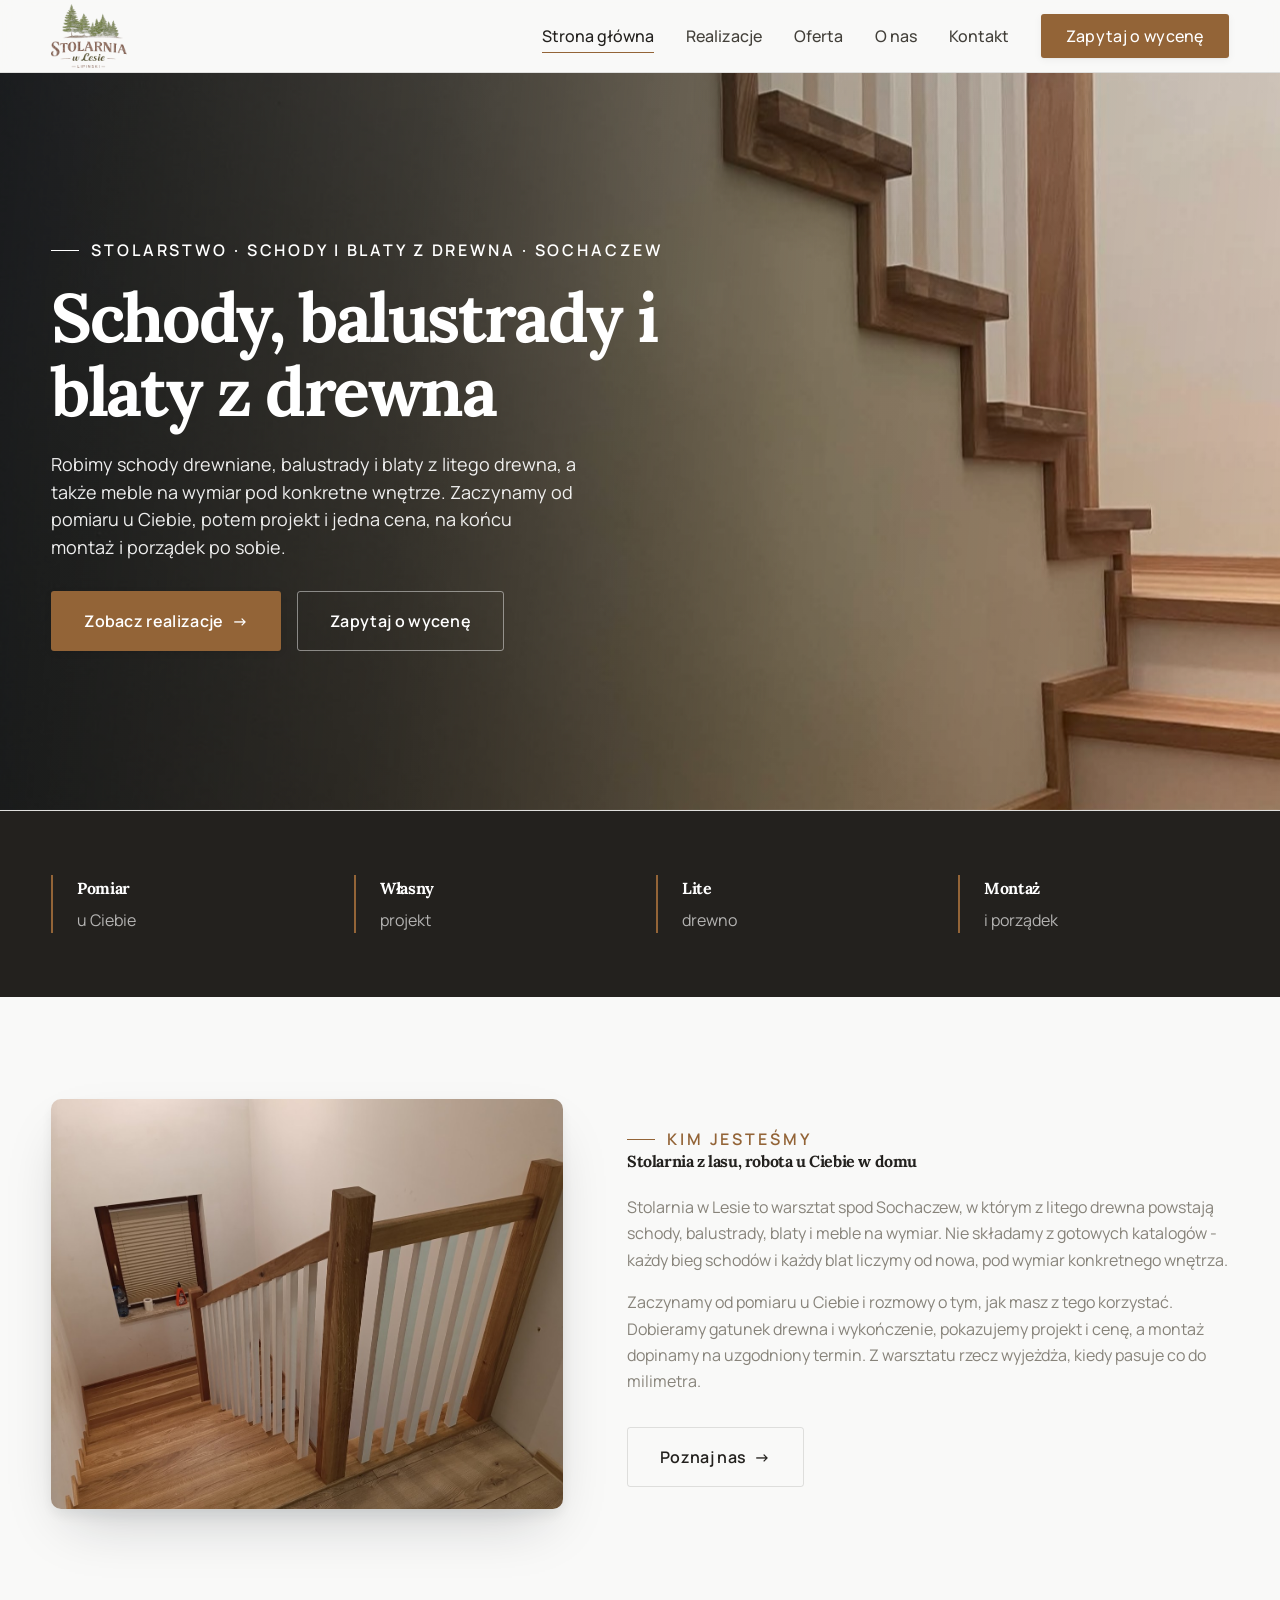
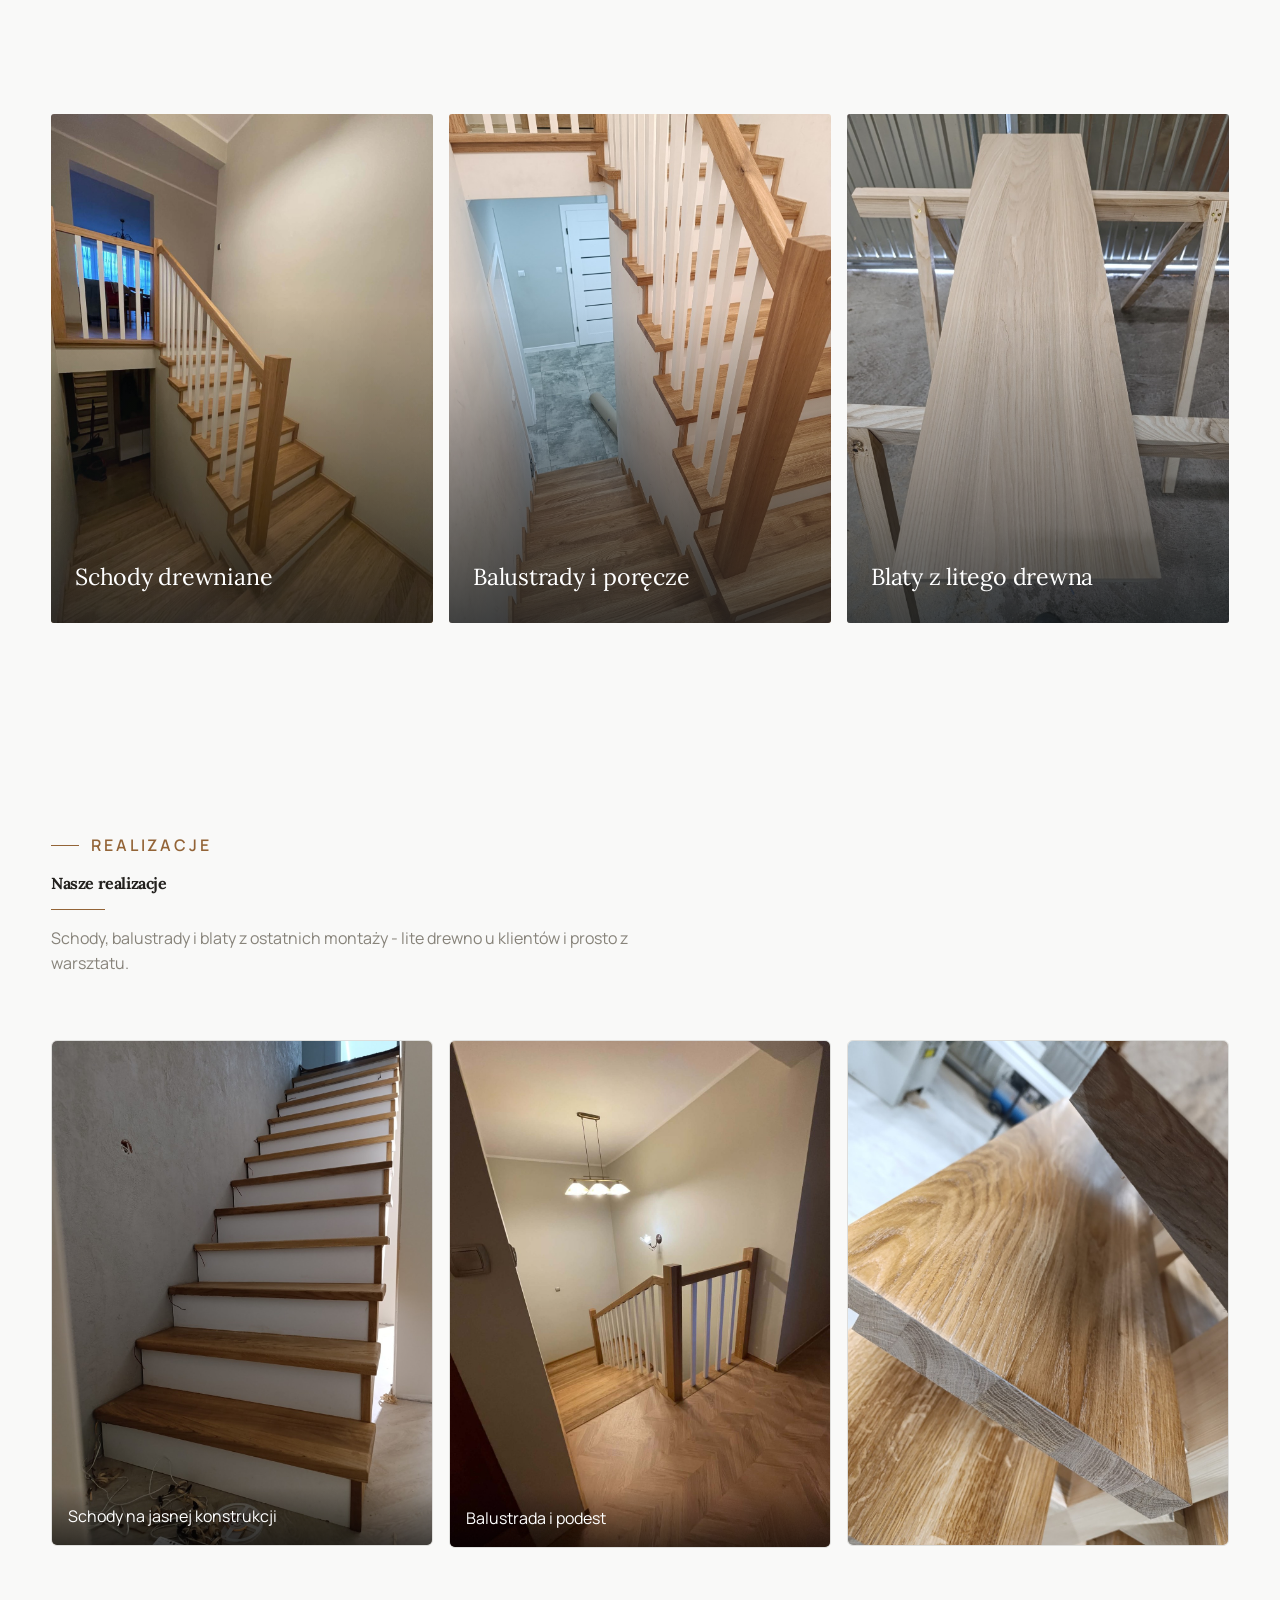
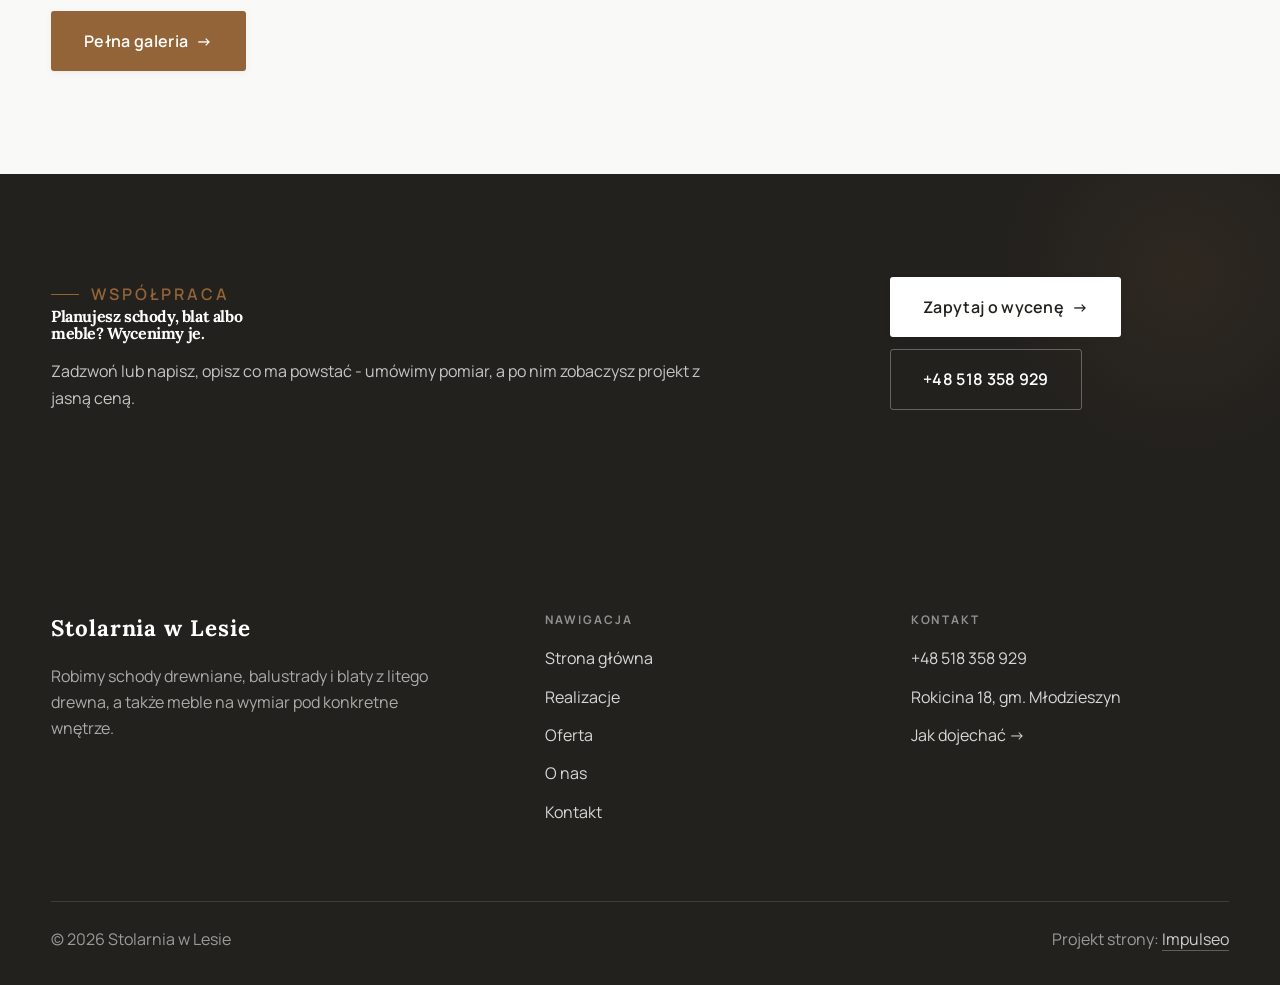
<file: index.html>
<!DOCTYPE html>
<html lang="pl">
<head>
<meta name="robots" content="noindex, nofollow">
<meta charset="UTF-8">
<meta name="viewport" content="width=device-width, initial-scale=1.0">
<title>Stolarnia w Lesie - Schody i meble z drewna · Sochaczew</title>
<meta name="description" content="Stolarnia w Lesie - schody drewniane, balustrady i blaty z litego drewna oraz meble na wymiar w okolicach Sochaczew. Pomiar u Ciebie, własny projekt i montaż. Zadzwoń i opisz, co ma powstać.">
<link rel="preconnect" href="https://fonts.googleapis.com">
<link rel="preconnect" href="https://fonts.gstatic.com" crossorigin>
<link href="https://fonts.googleapis.com/css2?family=Lora:wght@500;600;700&family=Manrope:wght@400;500;600&display=swap" rel="stylesheet">
<link rel="stylesheet" href="assets/styles.css">
</head>
<body>

<header class="nav">
  <div class="wrap nav-inner">
    <a class="brand brand-has-logo" href="index.html"><img class="brand-logo" src="img/logo.png" alt="Stolarnia w Lesie"></a>
    <nav class="nav-links">
      <a href="index.html" class="active">Strona główna</a>
      <a href="realizacje.html">Realizacje</a>
      <a href="oferta.html">Oferta</a>
      <a href="o-nas.html">O nas</a>
      <a href="kontakt.html">Kontakt</a>
      <a href="kontakt.html" class="btn btn-accent">Zapytaj o wycenę</a>
    </nav>
    <button class="nav-toggle" aria-label="Menu"><span></span><span></span><span></span></button>
  </div>
</header>

<section class="hero-cine">
  <img src="img/hero.jpg" alt="Stolarnia w Lesie - Schody, balustrady i blaty z drewna">
  <div class="wrap">
    <div class="hero-copy">
      <span class="eyebrow">Stolarstwo · schody i blaty z drewna · Sochaczew</span>
      <h1>Schody, balustrady i blaty z drewna</h1>
      <p class="lead">Robimy schody drewniane, balustrady i blaty z litego drewna, a także meble na wymiar pod konkretne wnętrze. Zaczynamy od pomiaru u Ciebie, potem projekt i jedna cena, na końcu montaż i porządek po sobie.</p>
      <div class="hero-actions">
        <a href="realizacje.html" class="btn btn-accent">Zobacz realizacje <span class="arr">→</span></a>
        <a href="kontakt.html" class="btn btn-ghost" style="color:#fff;border-color:rgba(255,255,255,.45)">Zapytaj o wycenę</a>
      </div>
    </div>
  </div>
</section>
<section class="strip" style="padding-block:0">
  <div class="wrap">
    <div class="item reveal"><div class="k">Pomiar</div><div class="v">u Ciebie</div></div>
    <div class="item reveal"><div class="k">Własny</div><div class="v">projekt</div></div>
    <div class="item reveal"><div class="k">Lite</div><div class="v">drewno</div></div>
    <div class="item reveal"><div class="k">Montaż</div><div class="v">i porządek</div></div>
  </div>
</section>
<section>
  <div class="wrap split">
    <div class="split-art reveal"><img src="img/g1.jpg" alt="Stolarnia w Lesie - realizacja" loading="lazy"></div>
    <div class="split-copy reveal">
      <span class="eyebrow">Kim jesteśmy</span>
      <h2>Stolarnia z lasu, robota u Ciebie w domu</h2>
      <p class="muted">Stolarnia w Lesie to warsztat spod Sochaczew, w którym z litego drewna powstają schody, balustrady, blaty i meble na wymiar. Nie składamy z gotowych katalogów - każdy bieg schodów i każdy blat liczymy od nowa, pod wymiar konkretnego wnętrza.</p>
      <p class="muted">Zaczynamy od pomiaru u Ciebie i rozmowy o tym, jak masz z tego korzystać. Dobieramy gatunek drewna i wykończenie, pokazujemy projekt i cenę, a montaż dopinamy na uzgodniony termin. Z warsztatu rzecz wyjeżdża, kiedy pasuje co do milimetra.</p>
      <a href="o-nas.html" class="btn btn-ghost">Poznaj nas <span class="arr">→</span></a>
    </div>
  </div>
</section>
<section class="gateways-band">
  <div class="wrap">
    <div class="gateways">
      <a href="oferta.html" class="gateway reveal"><img src="img/g2.jpg" alt="Schody drewniane" loading="lazy"><span class="g-ttl">Schody drewniane</span></a>
      <a href="oferta.html" class="gateway reveal"><img src="img/g3.jpg" alt="Balustrady i poręcze" loading="lazy"><span class="g-ttl">Balustrady i poręcze</span></a>
      <a href="oferta.html" class="gateway reveal"><img src="img/g4.jpg" alt="Blaty z litego drewna" loading="lazy"><span class="g-ttl">Blaty z litego drewna</span></a>
    </div>
  </div>
</section>
<section>
  <div class="wrap">
    <div class="head reveal">
      <span class="eyebrow">Realizacje</span>
      <h2>Nasze realizacje</h2>
      <p>Schody, balustrady i blaty z ostatnich montaży - lite drewno u klientów i prosto z warsztatu.</p>
    </div>
    <div class="gallery-masonry">
      <figure class="m-tile reveal"><img src="img/g5.jpg" alt="Schody na jasnej konstrukcji" loading="lazy"><div class="cap">Schody na jasnej konstrukcji</div></figure>
      <figure class="m-tile reveal"><img src="img/g6.jpg" alt="Balustrada i podest" loading="lazy"><div class="cap">Balustrada i podest</div></figure>
      <figure class="m-tile reveal"><img src="img/about.jpg" alt="Stolarnia w Lesie" loading="lazy"></figure>
    </div>
    <div style="margin-top:var(--space-7)" class="reveal"><a href="realizacje.html" class="btn btn-accent">Pełna galeria <span class="arr">→</span></a></div>
  </div>
</section>
<section class="cta">
  <div class="wrap">
    <div class="reveal">
      <span class="eyebrow">Współpraca</span>
      <h2>Planujesz schody, blat albo meble? Wycenimy je.</h2>
      <p>Zadzwoń lub napisz, opisz co ma powstać - umówimy pomiar, a po nim zobaczysz projekt z jasną ceną.</p>
    </div>
    <div class="cta-actions reveal">
      <a href="kontakt.html" class="btn btn-light">Zapytaj o wycenę <span class="arr">→</span></a>
      <a href="tel:+48518358929" class="btn btn-ghost" style="color:#fff;border-color:rgba(255,255,255,.3)">+48 518 358 929</a>
    </div>
  </div>
</section>

<footer>
  <div class="wrap">
    <div class="foot-grid">
      <div class="foot-brand">
        <div class="name">Stolarnia w Lesie</div>
        <p>Robimy schody drewniane, balustrady i blaty z litego drewna, a także meble na wymiar pod konkretne wnętrze.</p>
      </div>
      <div class="foot-col">
        <h4>Nawigacja</h4>
        <a href="index.html">Strona główna</a>
        <a href="realizacje.html">Realizacje</a>
        <a href="oferta.html">Oferta</a>
        <a href="o-nas.html">O nas</a>
        <a href="kontakt.html">Kontakt</a>
      </div>
      <div class="foot-col">
        <h4>Kontakt</h4>
        <a href="tel:+48518358929">+48 518 358 929</a>
        <p>Rokicina 18, gm. Młodzieszyn</p>
        <a href="https://maps.google.com/?cid=9278666381955128504&g_mp=CiVnb29nbGUubWFwcy5wbGFjZXMudjEuUGxhY2VzLkdldFBsYWNlEAIYBCAA" target="_blank" rel="noopener">Jak dojechać →</a>
      </div>
    </div>
    <div class="foot-bot">
      <span>© 2026 Stolarnia w Lesie</span>
      <span>Projekt strony: <a class="foot-credit" href="https://impulseo.pl" target="_blank" rel="noopener">Impulseo</a></span>
    </div>
  </div>
</footer>


<script src="assets/main.js"></script>
</body>
</html>
</file>
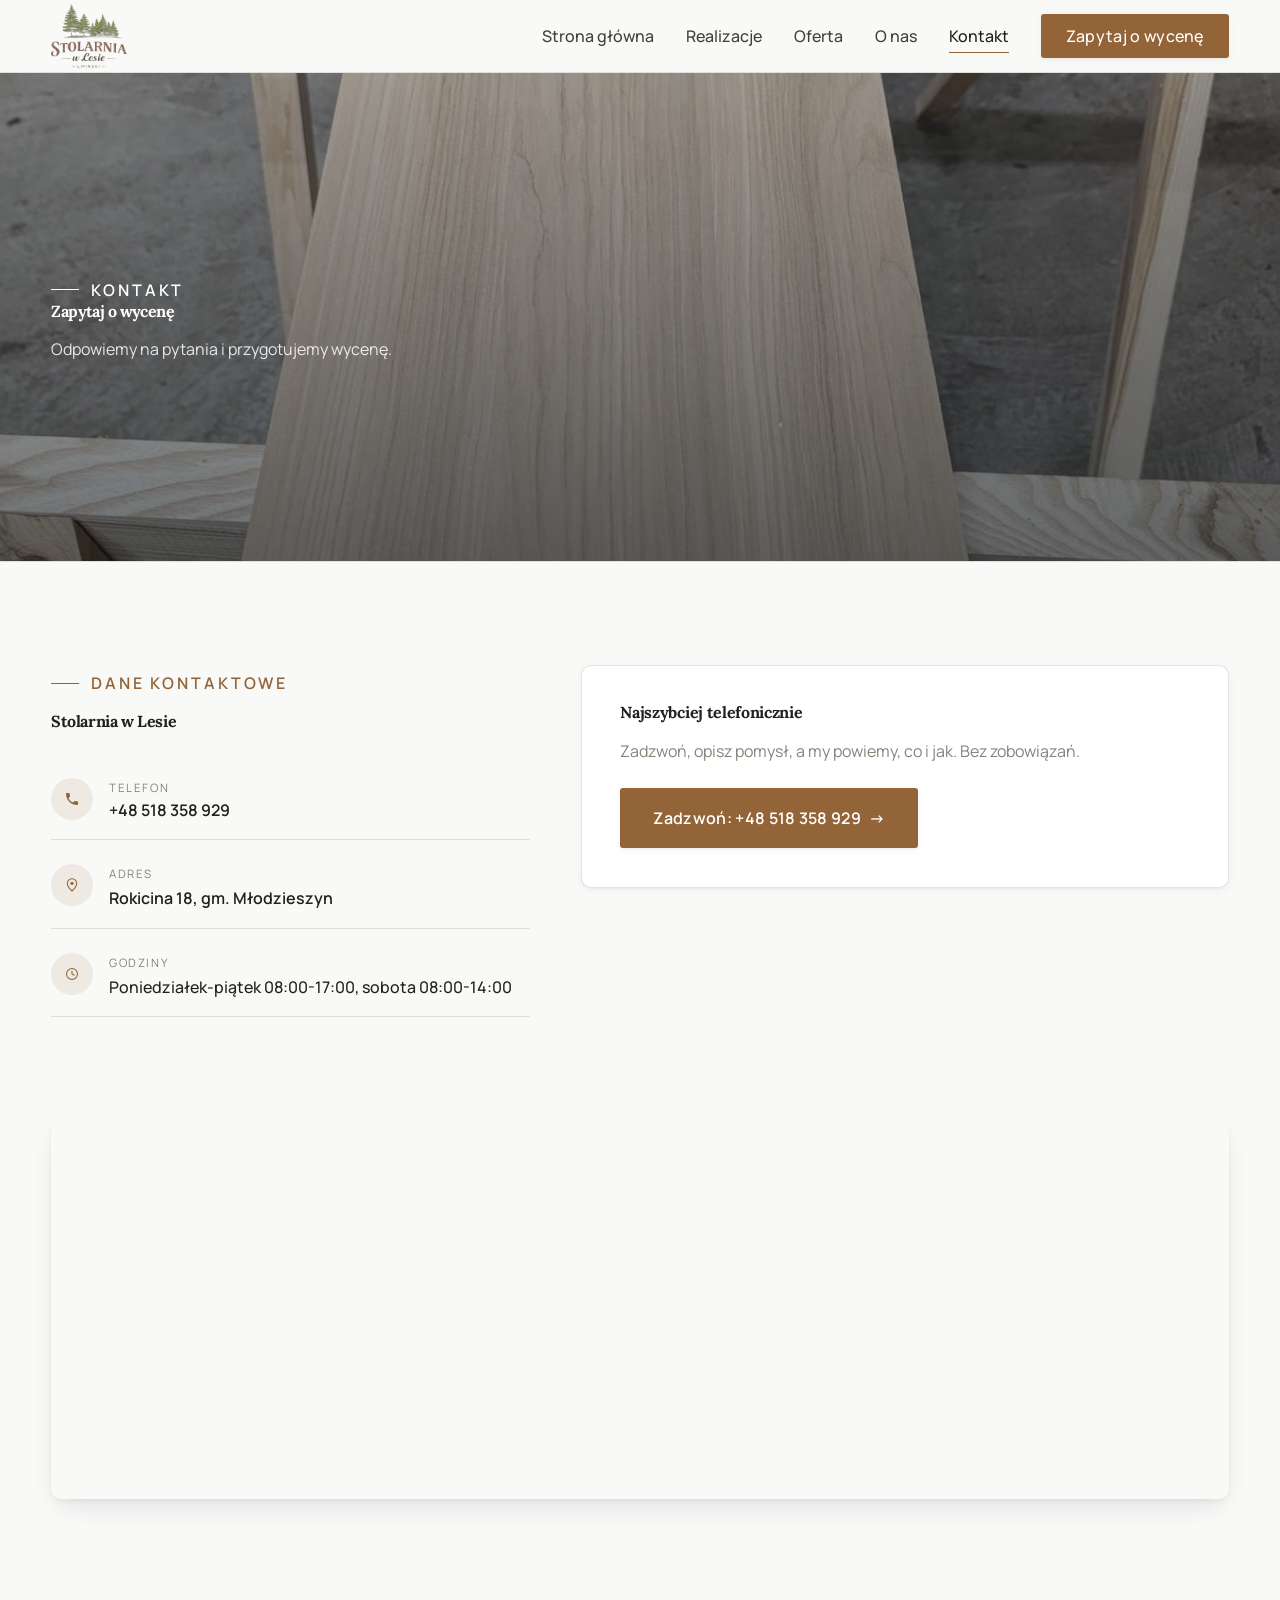
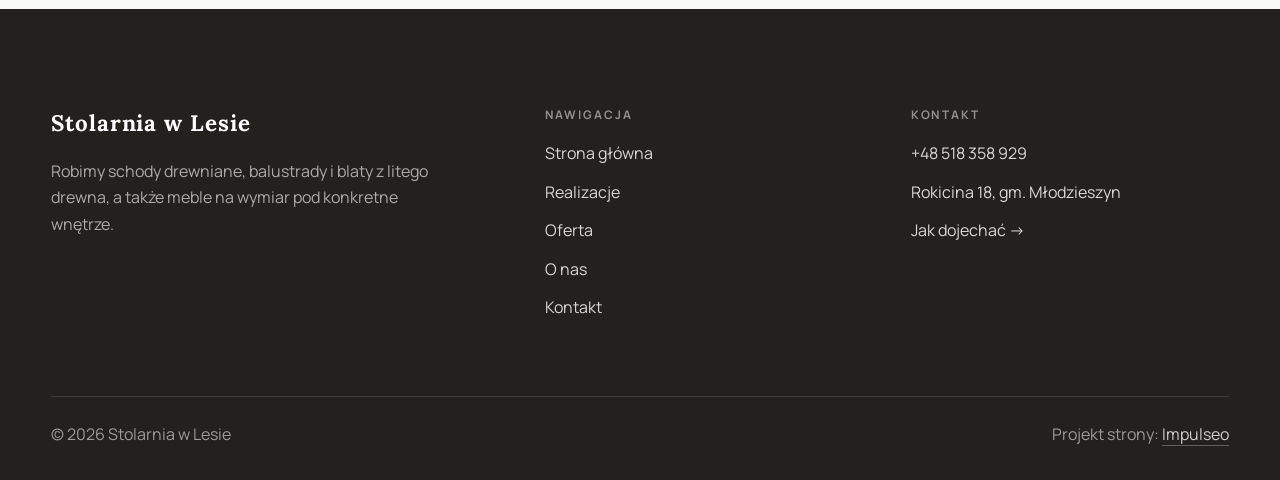
<file: kontakt.html>
<!DOCTYPE html>
<html lang="pl">
<head>
<meta name="robots" content="noindex, nofollow">
<meta charset="UTF-8">
<meta name="viewport" content="width=device-width, initial-scale=1.0">
<title>Kontakt - Stolarnia w Lesie</title>
<meta name="description" content="Kontakt Stolarnia w Lesie - Rokicina 18, gm. Młodzieszyn">
<link rel="preconnect" href="https://fonts.googleapis.com">
<link rel="preconnect" href="https://fonts.gstatic.com" crossorigin>
<link href="https://fonts.googleapis.com/css2?family=Lora:wght@500;600;700&family=Manrope:wght@400;500;600&display=swap" rel="stylesheet">
<link rel="stylesheet" href="assets/styles.css">
</head>
<body>

<header class="nav">
  <div class="wrap nav-inner">
    <a class="brand brand-has-logo" href="index.html"><img class="brand-logo" src="img/logo.png" alt="Stolarnia w Lesie"></a>
    <nav class="nav-links">
      <a href="index.html">Strona główna</a>
      <a href="realizacje.html">Realizacje</a>
      <a href="oferta.html">Oferta</a>
      <a href="o-nas.html">O nas</a>
      <a href="kontakt.html" class="active">Kontakt</a>
      <a href="kontakt.html" class="btn btn-accent">Zapytaj o wycenę</a>
    </nav>
    <button class="nav-toggle" aria-label="Menu"><span></span><span></span><span></span></button>
  </div>
</header>

<section class="pagehead">
  <img src="img/g4.jpg" alt="Stolarnia w Lesie - Zapytaj o wycenę">
  <div class="wrap">
    <span class="eyebrow">Kontakt</span>
    <h1>Zapytaj o wycenę</h1>
    <p>Odpowiemy na pytania i przygotujemy wycenę.</p>
  </div>
</section>
<section>
  <div class="wrap contact-grid">
    <div class="reveal">
      <span class="eyebrow">Dane kontaktowe</span>
      <h2 style="margin:var(--space-4) 0 var(--space-6)">Stolarnia w Lesie</h2>
      <div class="info-list">
        <div class="info-row"><div class="ic"><svg class="ico-tel" width="16" height="16" viewBox="0 0 24 24" fill="none" aria-hidden="true"><path d="M6.6 10.8a15.5 15.5 0 0 0 6.6 6.6l2.2-2.2a1 1 0 0 1 1-.24 11.4 11.4 0 0 0 3.6.58 1 1 0 0 1 1 1V20a1 1 0 0 1-1 1A17 17 0 0 1 3 4a1 1 0 0 1 1-1h3.5a1 1 0 0 1 1 1c0 1.25.2 2.46.58 3.6a1 1 0 0 1-.25 1l-2.23 2.2Z" fill="currentColor"/></svg></div><div><div class="lbl">Telefon</div><a class="val" href="tel:+48518358929">+48 518 358 929</a></div></div>
        <div class="info-row"><div class="ic"><svg class="ico-pin" width="16" height="16" viewBox="0 0 24 24" fill="none" aria-hidden="true"><path d="M12 21s7-6.1 7-11.5A7 7 0 0 0 5 9.5C5 14.9 12 21 12 21Z" stroke="currentColor" stroke-width="1.6" fill="none"/><circle cx="12" cy="9.5" r="2.4" fill="currentColor"/></svg></div><div><div class="lbl">Adres</div><div class="val">Rokicina 18, gm. Młodzieszyn</div></div></div>
        <div class="info-row"><div class="ic"><svg class="ico-clock" width="16" height="16" viewBox="0 0 24 24" fill="none" aria-hidden="true"><circle cx="12" cy="12" r="8.2" stroke="currentColor" stroke-width="1.6"/><path d="M12 7.5V12l3.2 1.9" stroke="currentColor" stroke-width="1.6" stroke-linecap="round"/></svg></div><div><div class="lbl">Godziny</div><div class="val" style="font-weight:500">Poniedziałek-piątek 08:00-17:00, sobota 08:00-14:00</div></div></div>
      </div>
    </div>
    <div class="reveal">
      <div class="form">
        <h3 style="margin-bottom:var(--space-4)">Najszybciej telefonicznie</h3>
        <p class="muted" style="margin-bottom:var(--space-5)">Zadzwoń, opisz pomysł, a my powiemy, co i jak. Bez zobowiązań.</p>
        <a href="tel:+48518358929" class="btn btn-accent" style="justify-content:center">Zadzwoń: +48 518 358 929 <span class="arr">→</span></a>
      </div>
    </div>
  </div>
</section>
<section style="padding-top:0">
  <div class="wrap reveal">
    <iframe class="map" title="Stolarnia w Lesie - Sochaczew" src="https://maps.google.com/maps?q=52.3304174%2C20.1291315&z=15&output=embed" loading="lazy" referrerpolicy="no-referrer-when-downgrade"></iframe>
  </div>
</section>

<footer>
  <div class="wrap">
    <div class="foot-grid">
      <div class="foot-brand">
        <div class="name">Stolarnia w Lesie</div>
        <p>Robimy schody drewniane, balustrady i blaty z litego drewna, a także meble na wymiar pod konkretne wnętrze.</p>
      </div>
      <div class="foot-col">
        <h4>Nawigacja</h4>
        <a href="index.html">Strona główna</a>
        <a href="realizacje.html">Realizacje</a>
        <a href="oferta.html">Oferta</a>
        <a href="o-nas.html">O nas</a>
        <a href="kontakt.html">Kontakt</a>
      </div>
      <div class="foot-col">
        <h4>Kontakt</h4>
        <a href="tel:+48518358929">+48 518 358 929</a>
        <p>Rokicina 18, gm. Młodzieszyn</p>
        <a href="https://maps.google.com/?cid=9278666381955128504&g_mp=CiVnb29nbGUubWFwcy5wbGFjZXMudjEuUGxhY2VzLkdldFBsYWNlEAIYBCAA" target="_blank" rel="noopener">Jak dojechać →</a>
      </div>
    </div>
    <div class="foot-bot">
      <span>© 2026 Stolarnia w Lesie</span>
      <span>Projekt strony: <a class="foot-credit" href="https://impulseo.pl" target="_blank" rel="noopener">Impulseo</a></span>
    </div>
  </div>
</footer>


<script src="assets/main.js"></script>
</body>
</html>
</file>
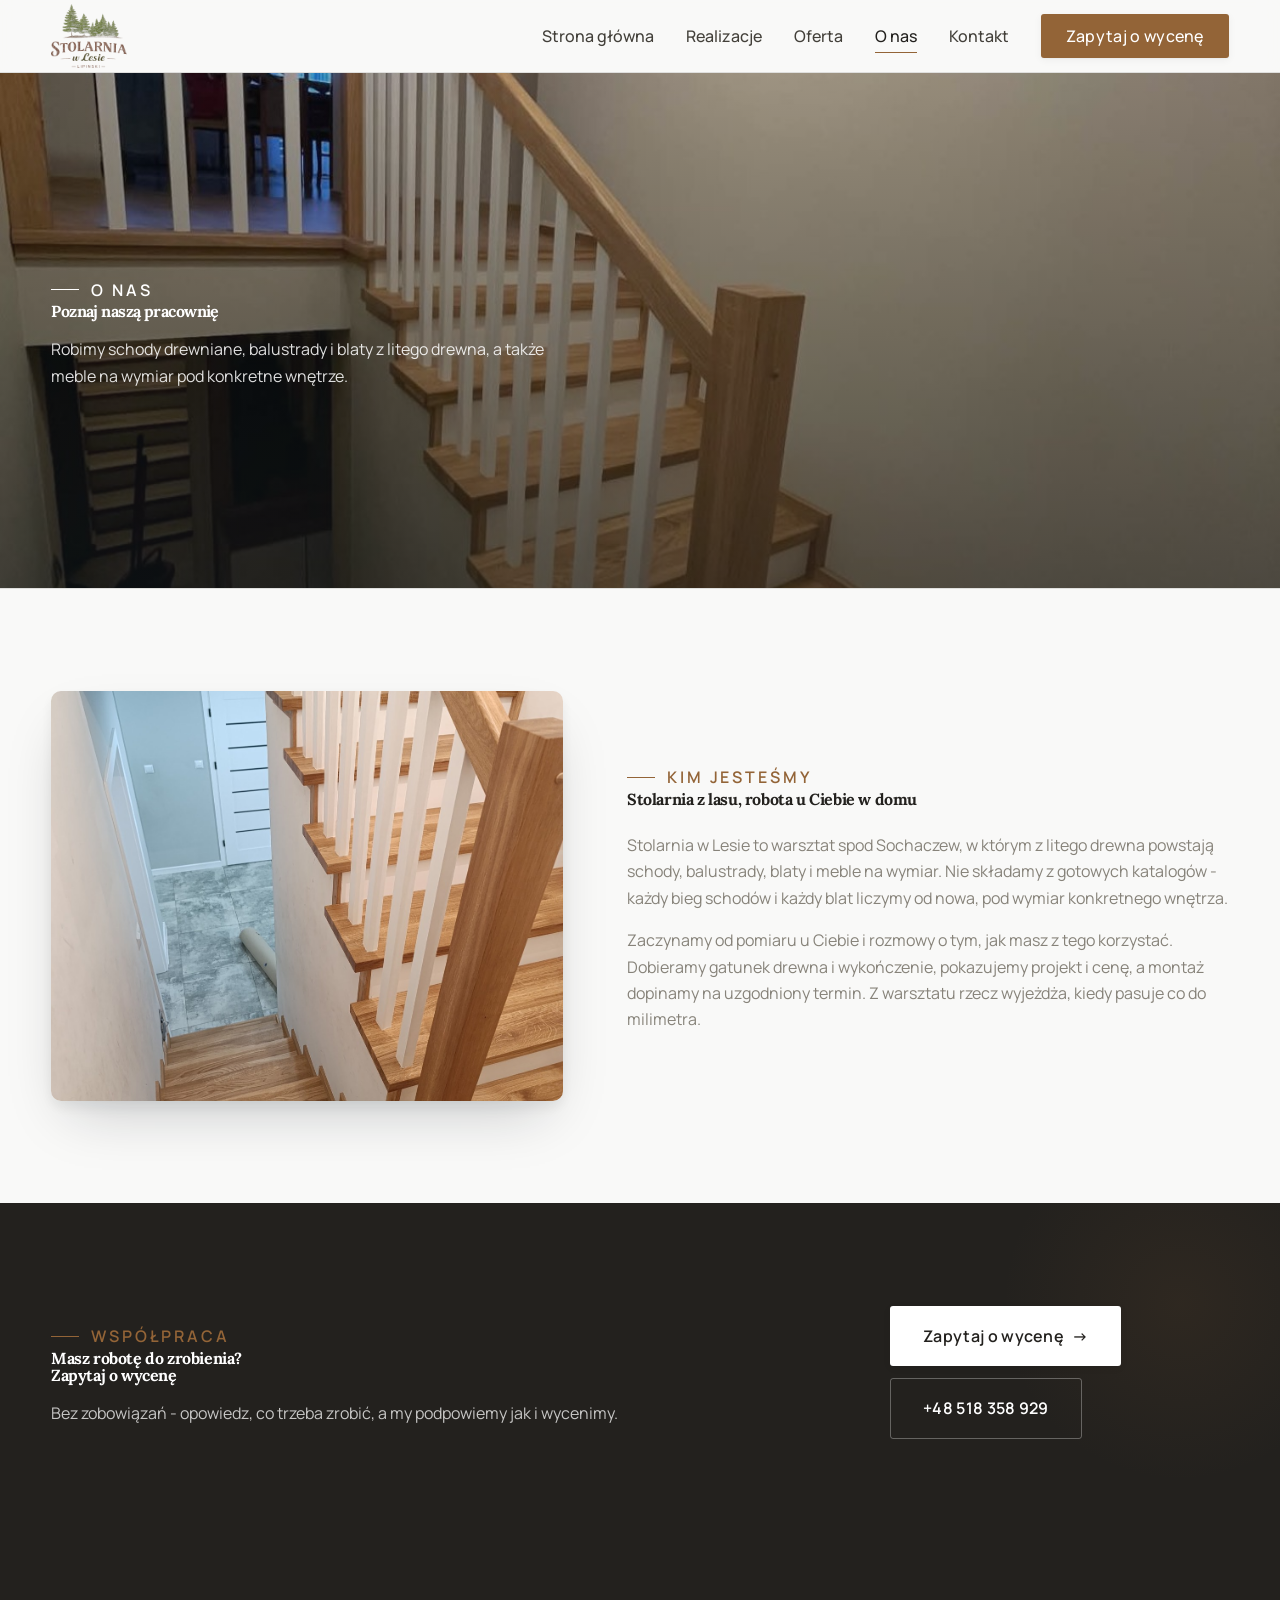
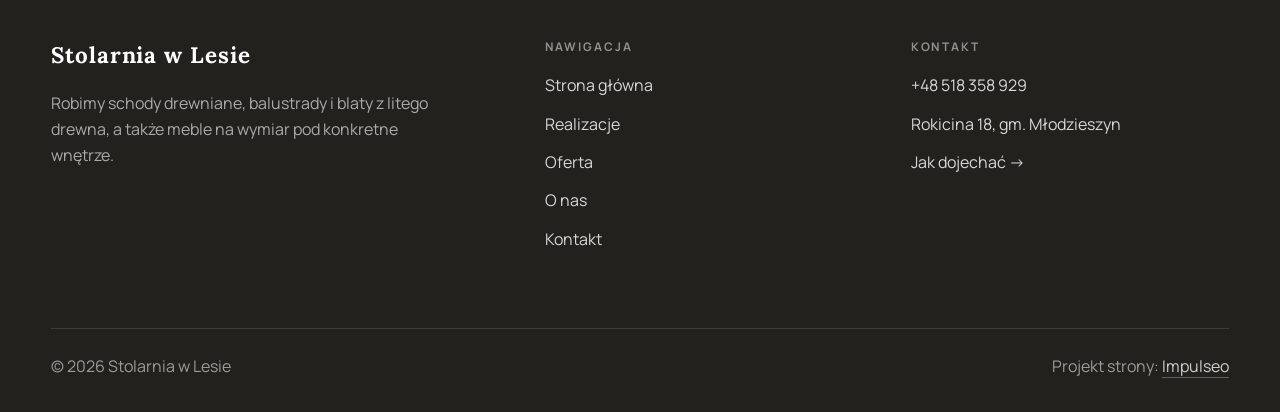
<file: o-nas.html>
<!DOCTYPE html>
<html lang="pl">
<head>
<meta name="robots" content="noindex, nofollow">
<meta charset="UTF-8">
<meta name="viewport" content="width=device-width, initial-scale=1.0">
<title>O nas - Stolarnia w Lesie</title>
<meta name="description" content="Stolarnia w Lesie - schody drewniane, balustrady i blaty z litego drewna oraz meble na wymiar w okolicach Sochaczew. Pomiar u Ciebie, własny projekt i montaż. Zadzwoń i opisz, co ma powstać.">
<link rel="preconnect" href="https://fonts.googleapis.com">
<link rel="preconnect" href="https://fonts.gstatic.com" crossorigin>
<link href="https://fonts.googleapis.com/css2?family=Lora:wght@500;600;700&family=Manrope:wght@400;500;600&display=swap" rel="stylesheet">
<link rel="stylesheet" href="assets/styles.css">
</head>
<body>

<header class="nav">
  <div class="wrap nav-inner">
    <a class="brand brand-has-logo" href="index.html"><img class="brand-logo" src="img/logo.png" alt="Stolarnia w Lesie"></a>
    <nav class="nav-links">
      <a href="index.html">Strona główna</a>
      <a href="realizacje.html">Realizacje</a>
      <a href="oferta.html">Oferta</a>
      <a href="o-nas.html" class="active">O nas</a>
      <a href="kontakt.html">Kontakt</a>
      <a href="kontakt.html" class="btn btn-accent">Zapytaj o wycenę</a>
    </nav>
    <button class="nav-toggle" aria-label="Menu"><span></span><span></span><span></span></button>
  </div>
</header>

<section class="pagehead">
  <img src="img/g2.jpg" alt="Stolarnia w Lesie - Poznaj naszą pracownię">
  <div class="wrap">
    <span class="eyebrow">O nas</span>
    <h1>Poznaj naszą pracownię</h1>
    <p>Robimy schody drewniane, balustrady i blaty z litego drewna, a także meble na wymiar pod konkretne wnętrze.</p>
  </div>
</section>
<section>
  <div class="wrap split">
    <div class="split-art reveal"><img src="img/g3.jpg" alt="Stolarnia w Lesie" loading="lazy"></div>
    <div class="split-copy reveal">
      <span class="eyebrow">Kim jesteśmy</span>
      <h2>Stolarnia z lasu, robota u Ciebie w domu</h2>
      <p class="muted">Stolarnia w Lesie to warsztat spod Sochaczew, w którym z litego drewna powstają schody, balustrady, blaty i meble na wymiar. Nie składamy z gotowych katalogów - każdy bieg schodów i każdy blat liczymy od nowa, pod wymiar konkretnego wnętrza.</p>
      <p class="muted">Zaczynamy od pomiaru u Ciebie i rozmowy o tym, jak masz z tego korzystać. Dobieramy gatunek drewna i wykończenie, pokazujemy projekt i cenę, a montaż dopinamy na uzgodniony termin. Z warsztatu rzecz wyjeżdża, kiedy pasuje co do milimetra.</p>
    </div>
  </div>
</section>


<section class="cta">
  <div class="wrap">
    <div class="reveal">
      <span class="eyebrow">Współpraca</span>
      <h2>Masz robotę do zrobienia? Zapytaj o wycenę</h2>
      <p>Bez zobowiązań - opowiedz, co trzeba zrobić, a my podpowiemy jak i wycenimy.</p>
    </div>
    <div class="cta-actions reveal">
      <a href="kontakt.html" class="btn btn-light">Zapytaj o wycenę <span class="arr">→</span></a>
      <a href="tel:+48518358929" class="btn btn-ghost" style="color:#fff;border-color:rgba(255,255,255,.3)">+48 518 358 929</a>
    </div>
  </div>
</section>

<footer>
  <div class="wrap">
    <div class="foot-grid">
      <div class="foot-brand">
        <div class="name">Stolarnia w Lesie</div>
        <p>Robimy schody drewniane, balustrady i blaty z litego drewna, a także meble na wymiar pod konkretne wnętrze.</p>
      </div>
      <div class="foot-col">
        <h4>Nawigacja</h4>
        <a href="index.html">Strona główna</a>
        <a href="realizacje.html">Realizacje</a>
        <a href="oferta.html">Oferta</a>
        <a href="o-nas.html">O nas</a>
        <a href="kontakt.html">Kontakt</a>
      </div>
      <div class="foot-col">
        <h4>Kontakt</h4>
        <a href="tel:+48518358929">+48 518 358 929</a>
        <p>Rokicina 18, gm. Młodzieszyn</p>
        <a href="https://maps.google.com/?cid=9278666381955128504&g_mp=CiVnb29nbGUubWFwcy5wbGFjZXMudjEuUGxhY2VzLkdldFBsYWNlEAIYBCAA" target="_blank" rel="noopener">Jak dojechać →</a>
      </div>
    </div>
    <div class="foot-bot">
      <span>© 2026 Stolarnia w Lesie</span>
      <span>Projekt strony: <a class="foot-credit" href="https://impulseo.pl" target="_blank" rel="noopener">Impulseo</a></span>
    </div>
  </div>
</footer>


<script src="assets/main.js"></script>
</body>
</html>
</file>
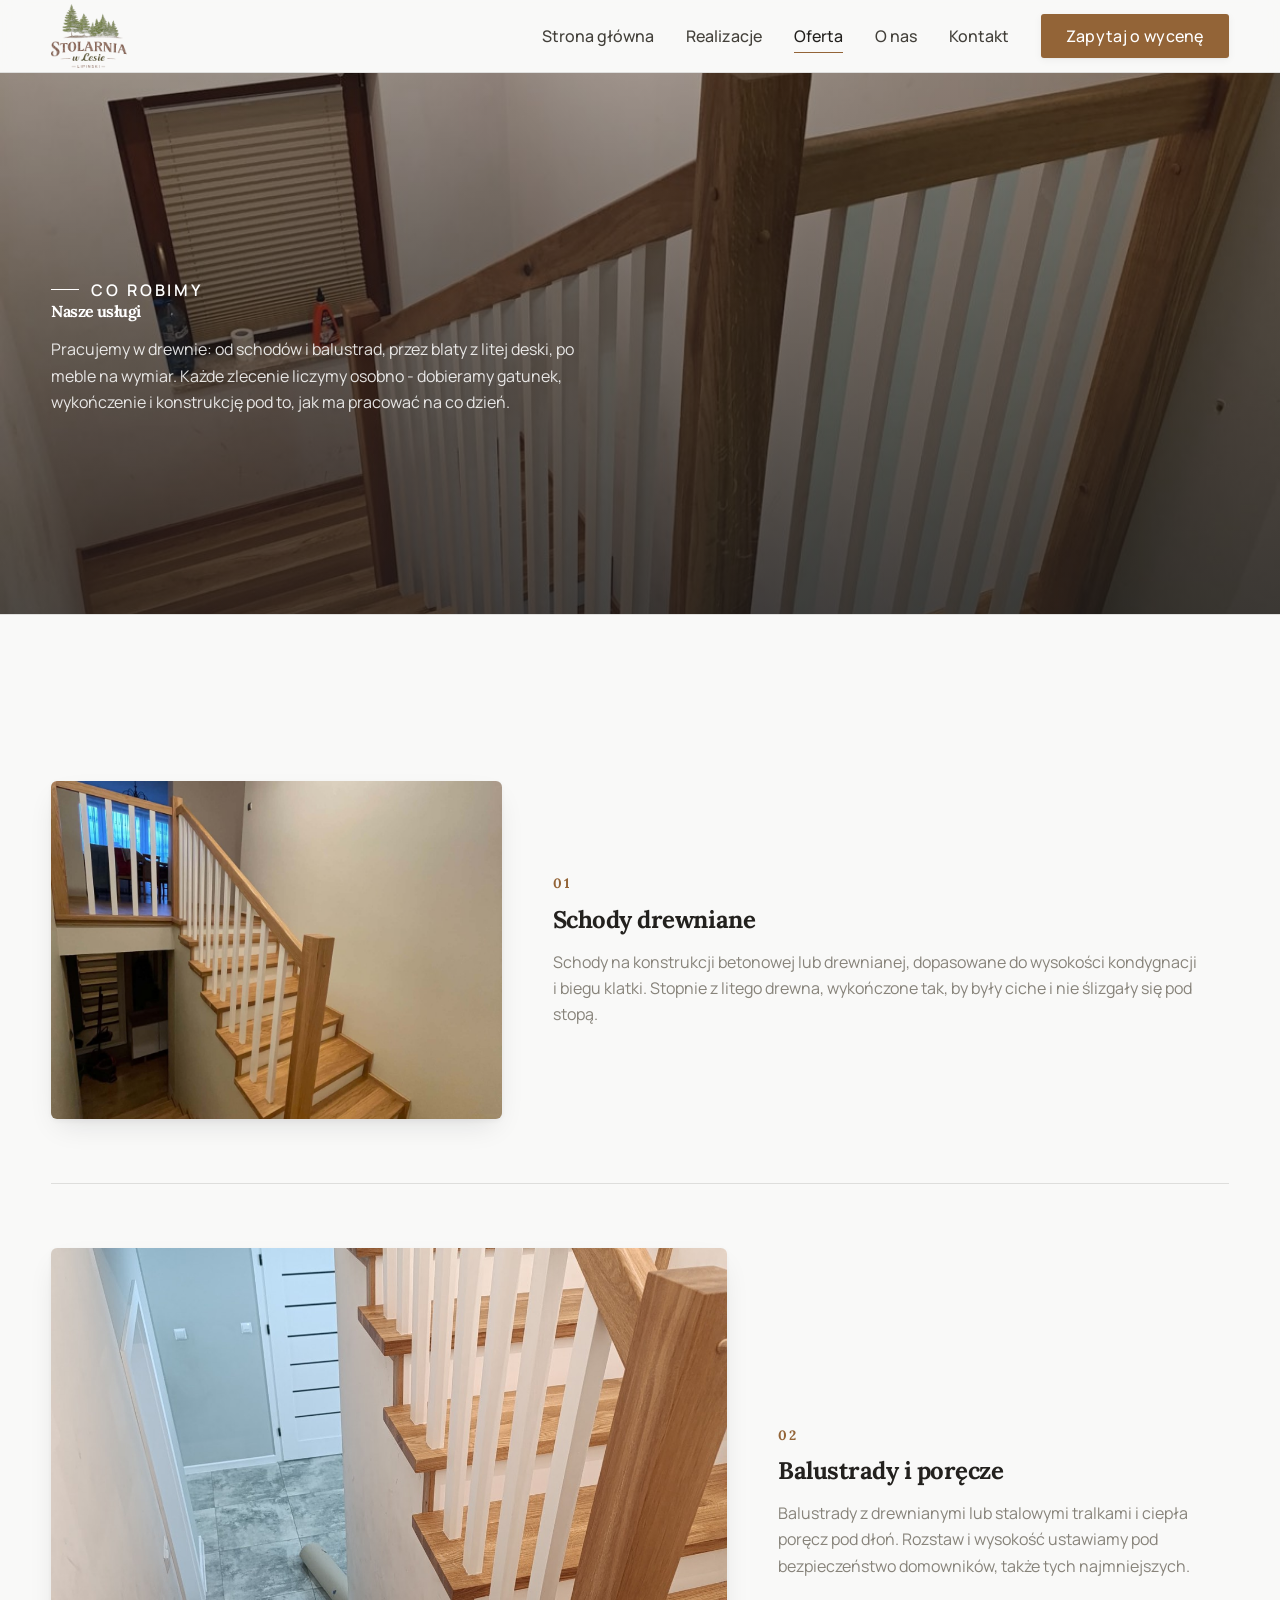
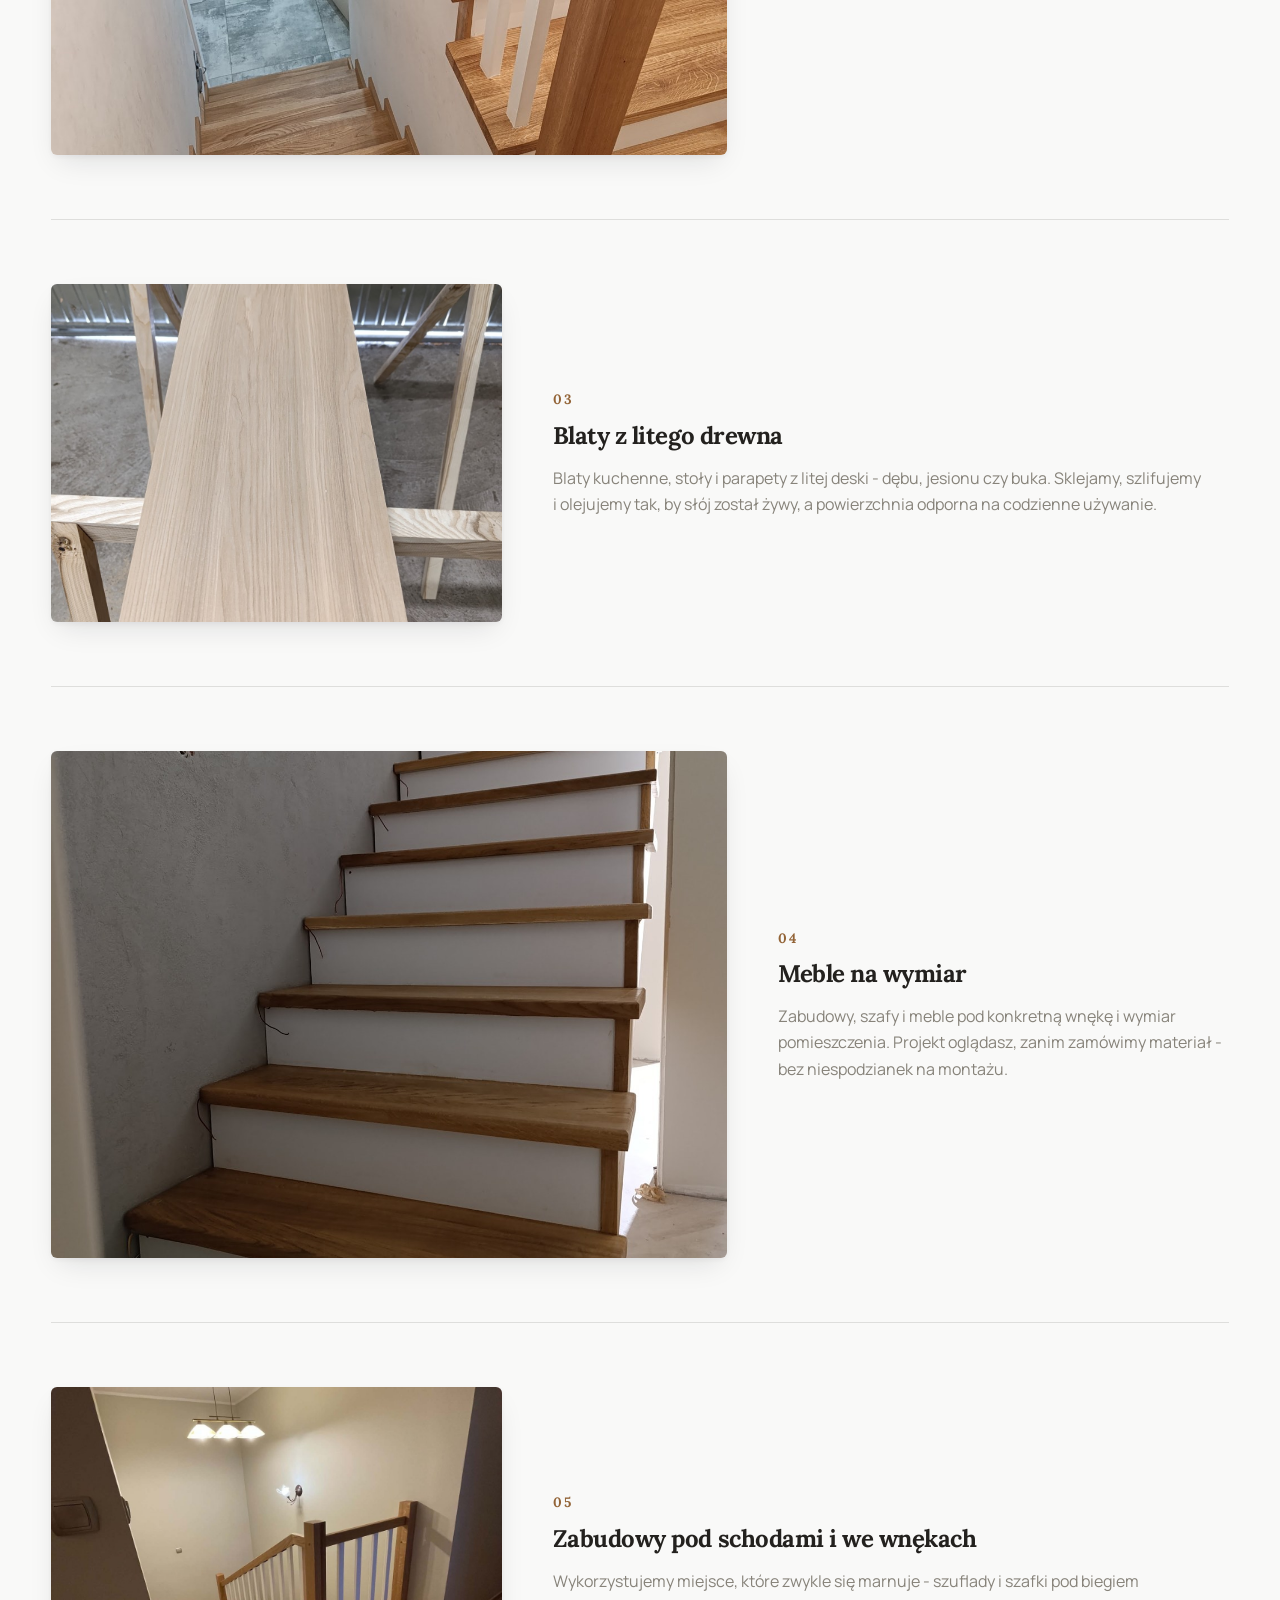
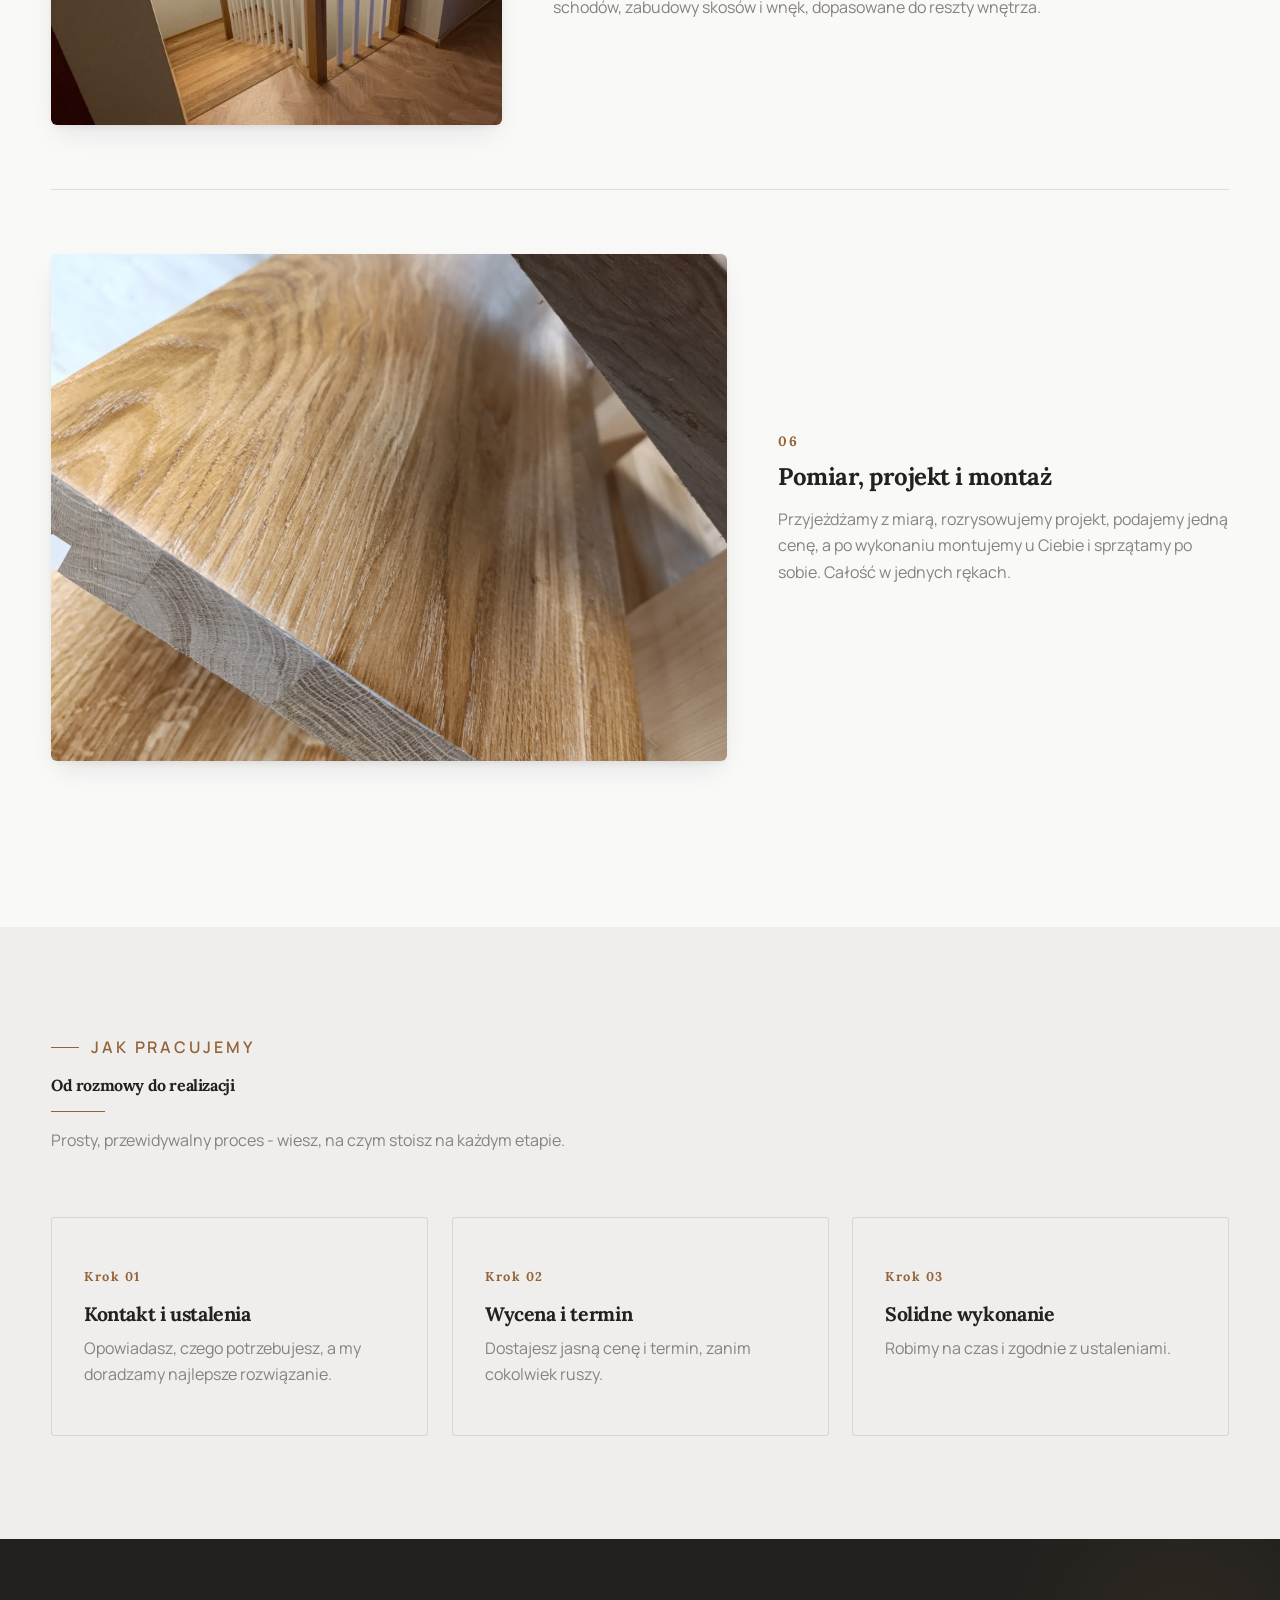
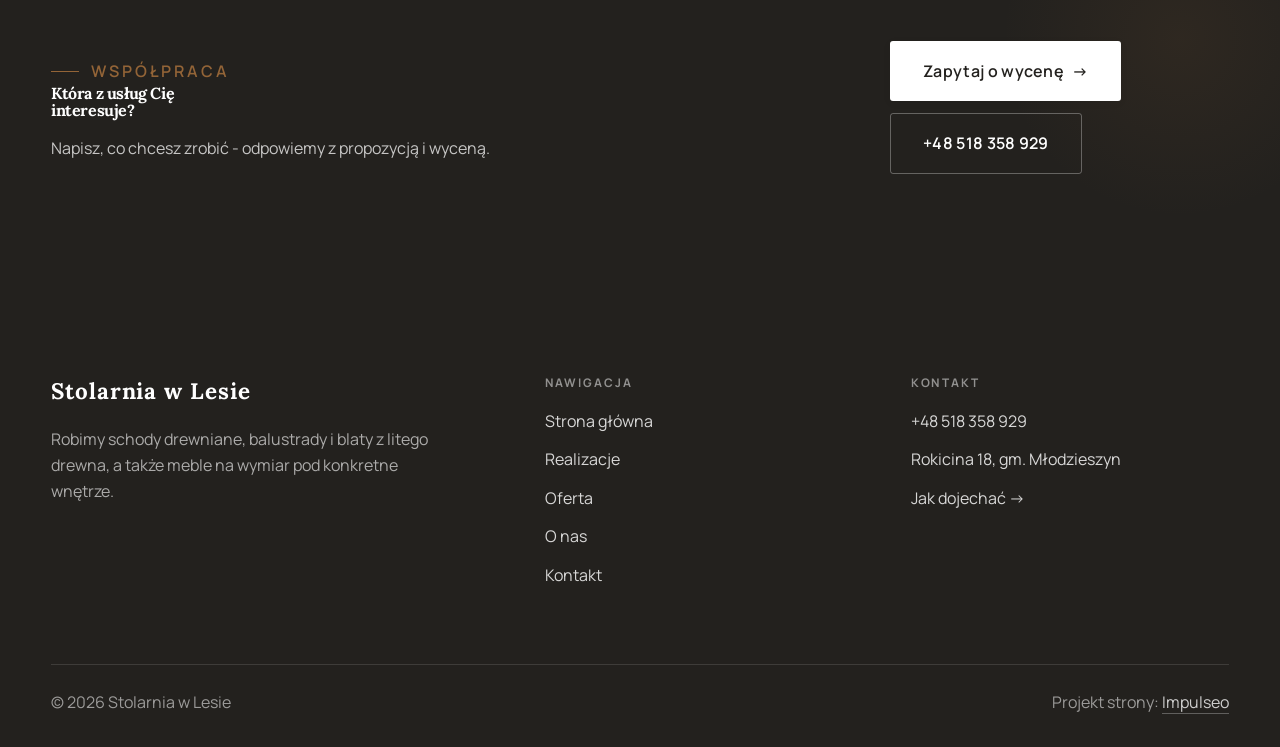
<file: oferta.html>
<!DOCTYPE html>
<html lang="pl">
<head>
<meta name="robots" content="noindex, nofollow">
<meta charset="UTF-8">
<meta name="viewport" content="width=device-width, initial-scale=1.0">
<title>Oferta - Stolarnia w Lesie</title>
<meta name="description" content="Stolarnia w Lesie - schody drewniane, balustrady i blaty z litego drewna oraz meble na wymiar w okolicach Sochaczew. Pomiar u Ciebie, własny projekt i montaż. Zadzwoń i opisz, co ma powstać.">
<link rel="preconnect" href="https://fonts.googleapis.com">
<link rel="preconnect" href="https://fonts.gstatic.com" crossorigin>
<link href="https://fonts.googleapis.com/css2?family=Lora:wght@500;600;700&family=Manrope:wght@400;500;600&display=swap" rel="stylesheet">
<link rel="stylesheet" href="assets/styles.css">
</head>
<body>

<header class="nav">
  <div class="wrap nav-inner">
    <a class="brand brand-has-logo" href="index.html"><img class="brand-logo" src="img/logo.png" alt="Stolarnia w Lesie"></a>
    <nav class="nav-links">
      <a href="index.html">Strona główna</a>
      <a href="realizacje.html">Realizacje</a>
      <a href="oferta.html" class="active">Oferta</a>
      <a href="o-nas.html">O nas</a>
      <a href="kontakt.html">Kontakt</a>
      <a href="kontakt.html" class="btn btn-accent">Zapytaj o wycenę</a>
    </nav>
    <button class="nav-toggle" aria-label="Menu"><span></span><span></span><span></span></button>
  </div>
</header>

<section class="pagehead">
  <img src="img/g1.jpg" alt="Stolarnia w Lesie - Nasze usługi">
  <div class="wrap">
    <span class="eyebrow">Co robimy</span>
    <h1>Nasze usługi</h1>
    <p>Pracujemy w drewnie: od schodów i balustrad, przez blaty z litej deski, po meble na wymiar. Każde zlecenie liczymy osobno - dobieramy gatunek, wykończenie i konstrukcję pod to, jak ma pracować na co dzień.</p>
  </div>
</section>
<section>
  <div class="wrap">
    <div class="svc-row reveal">
      <div class="svc-row-art"><img src="img/g2.jpg" alt="Schody drewniane" loading="lazy"></div>
      <div>
        <span class="num">01</span>
        <h3>Schody drewniane</h3>
        <p class="muted">Schody na konstrukcji betonowej lub drewnianej, dopasowane do wysokości kondygnacji i biegu klatki. Stopnie z litego drewna, wykończone tak, by były ciche i nie ślizgały się pod stopą.</p>
      </div>
    </div>
    <div class="svc-row rev reveal">
      <div class="svc-row-art"><img src="img/g3.jpg" alt="Balustrady i poręcze" loading="lazy"></div>
      <div>
        <span class="num">02</span>
        <h3>Balustrady i poręcze</h3>
        <p class="muted">Balustrady z drewnianymi lub stalowymi tralkami i ciepła poręcz pod dłoń. Rozstaw i wysokość ustawiamy pod bezpieczeństwo domowników, także tych najmniejszych.</p>
      </div>
    </div>
    <div class="svc-row reveal">
      <div class="svc-row-art"><img src="img/g4.jpg" alt="Blaty z litego drewna" loading="lazy"></div>
      <div>
        <span class="num">03</span>
        <h3>Blaty z litego drewna</h3>
        <p class="muted">Blaty kuchenne, stoły i parapety z litej deski - dębu, jesionu czy buka. Sklejamy, szlifujemy i olejujemy tak, by słój został żywy, a powierzchnia odporna na codzienne używanie.</p>
      </div>
    </div>
    <div class="svc-row rev reveal">
      <div class="svc-row-art"><img src="img/g5.jpg" alt="Meble na wymiar" loading="lazy"></div>
      <div>
        <span class="num">04</span>
        <h3>Meble na wymiar</h3>
        <p class="muted">Zabudowy, szafy i meble pod konkretną wnękę i wymiar pomieszczenia. Projekt oglądasz, zanim zamówimy materiał - bez niespodzianek na montażu.</p>
      </div>
    </div>
    <div class="svc-row reveal">
      <div class="svc-row-art"><img src="img/g6.jpg" alt="Zabudowy pod schodami i we wnękach" loading="lazy"></div>
      <div>
        <span class="num">05</span>
        <h3>Zabudowy pod schodami i we wnękach</h3>
        <p class="muted">Wykorzystujemy miejsce, które zwykle się marnuje - szuflady i szafki pod biegiem schodów, zabudowy skosów i wnęk, dopasowane do reszty wnętrza.</p>
      </div>
    </div>
    <div class="svc-row rev reveal">
      <div class="svc-row-art"><img src="img/about.jpg" alt="Pomiar, projekt i montaż" loading="lazy"></div>
      <div>
        <span class="num">06</span>
        <h3>Pomiar, projekt i montaż</h3>
        <p class="muted">Przyjeżdżamy z miarą, rozrysowujemy projekt, podajemy jedną cenę, a po wykonaniu montujemy u Ciebie i sprzątamy po sobie. Całość w jednych rękach.</p>
      </div>
    </div>
  </div>
</section>
<section class="trust">
  <div class="wrap">
    <div class="head reveal">
      <span class="eyebrow">Jak pracujemy</span>
      <h2>Od rozmowy do realizacji</h2>
      <p>Prosty, przewidywalny proces - wiesz, na czym stoisz na każdym etapie.</p>
    </div>
    <div class="svc-grid">
      <div class="svc reveal"><div class="ic">Krok 01</div><h3>Kontakt i ustalenia</h3><p>Opowiadasz, czego potrzebujesz, a my doradzamy najlepsze rozwiązanie.</p></div>
      <div class="svc reveal"><div class="ic">Krok 02</div><h3>Wycena i termin</h3><p>Dostajesz jasną cenę i termin, zanim cokolwiek ruszy.</p></div>
      <div class="svc reveal"><div class="ic">Krok 03</div><h3>Solidne wykonanie</h3><p>Robimy na czas i zgodnie z ustaleniami.</p></div>
    </div>
  </div>
</section>
<section class="cta">
  <div class="wrap">
    <div class="reveal">
      <span class="eyebrow">Współpraca</span>
      <h2>Która z usług Cię interesuje?</h2>
      <p>Napisz, co chcesz zrobić - odpowiemy z propozycją i wyceną.</p>
    </div>
    <div class="cta-actions reveal">
      <a href="kontakt.html" class="btn btn-light">Zapytaj o wycenę <span class="arr">→</span></a>
      <a href="tel:+48518358929" class="btn btn-ghost" style="color:#fff;border-color:rgba(255,255,255,.3)">+48 518 358 929</a>
    </div>
  </div>
</section>

<footer>
  <div class="wrap">
    <div class="foot-grid">
      <div class="foot-brand">
        <div class="name">Stolarnia w Lesie</div>
        <p>Robimy schody drewniane, balustrady i blaty z litego drewna, a także meble na wymiar pod konkretne wnętrze.</p>
      </div>
      <div class="foot-col">
        <h4>Nawigacja</h4>
        <a href="index.html">Strona główna</a>
        <a href="realizacje.html">Realizacje</a>
        <a href="oferta.html">Oferta</a>
        <a href="o-nas.html">O nas</a>
        <a href="kontakt.html">Kontakt</a>
      </div>
      <div class="foot-col">
        <h4>Kontakt</h4>
        <a href="tel:+48518358929">+48 518 358 929</a>
        <p>Rokicina 18, gm. Młodzieszyn</p>
        <a href="https://maps.google.com/?cid=9278666381955128504&g_mp=CiVnb29nbGUubWFwcy5wbGFjZXMudjEuUGxhY2VzLkdldFBsYWNlEAIYBCAA" target="_blank" rel="noopener">Jak dojechać →</a>
      </div>
    </div>
    <div class="foot-bot">
      <span>© 2026 Stolarnia w Lesie</span>
      <span>Projekt strony: <a class="foot-credit" href="https://impulseo.pl" target="_blank" rel="noopener">Impulseo</a></span>
    </div>
  </div>
</footer>


<script src="assets/main.js"></script>
</body>
</html>
</file>
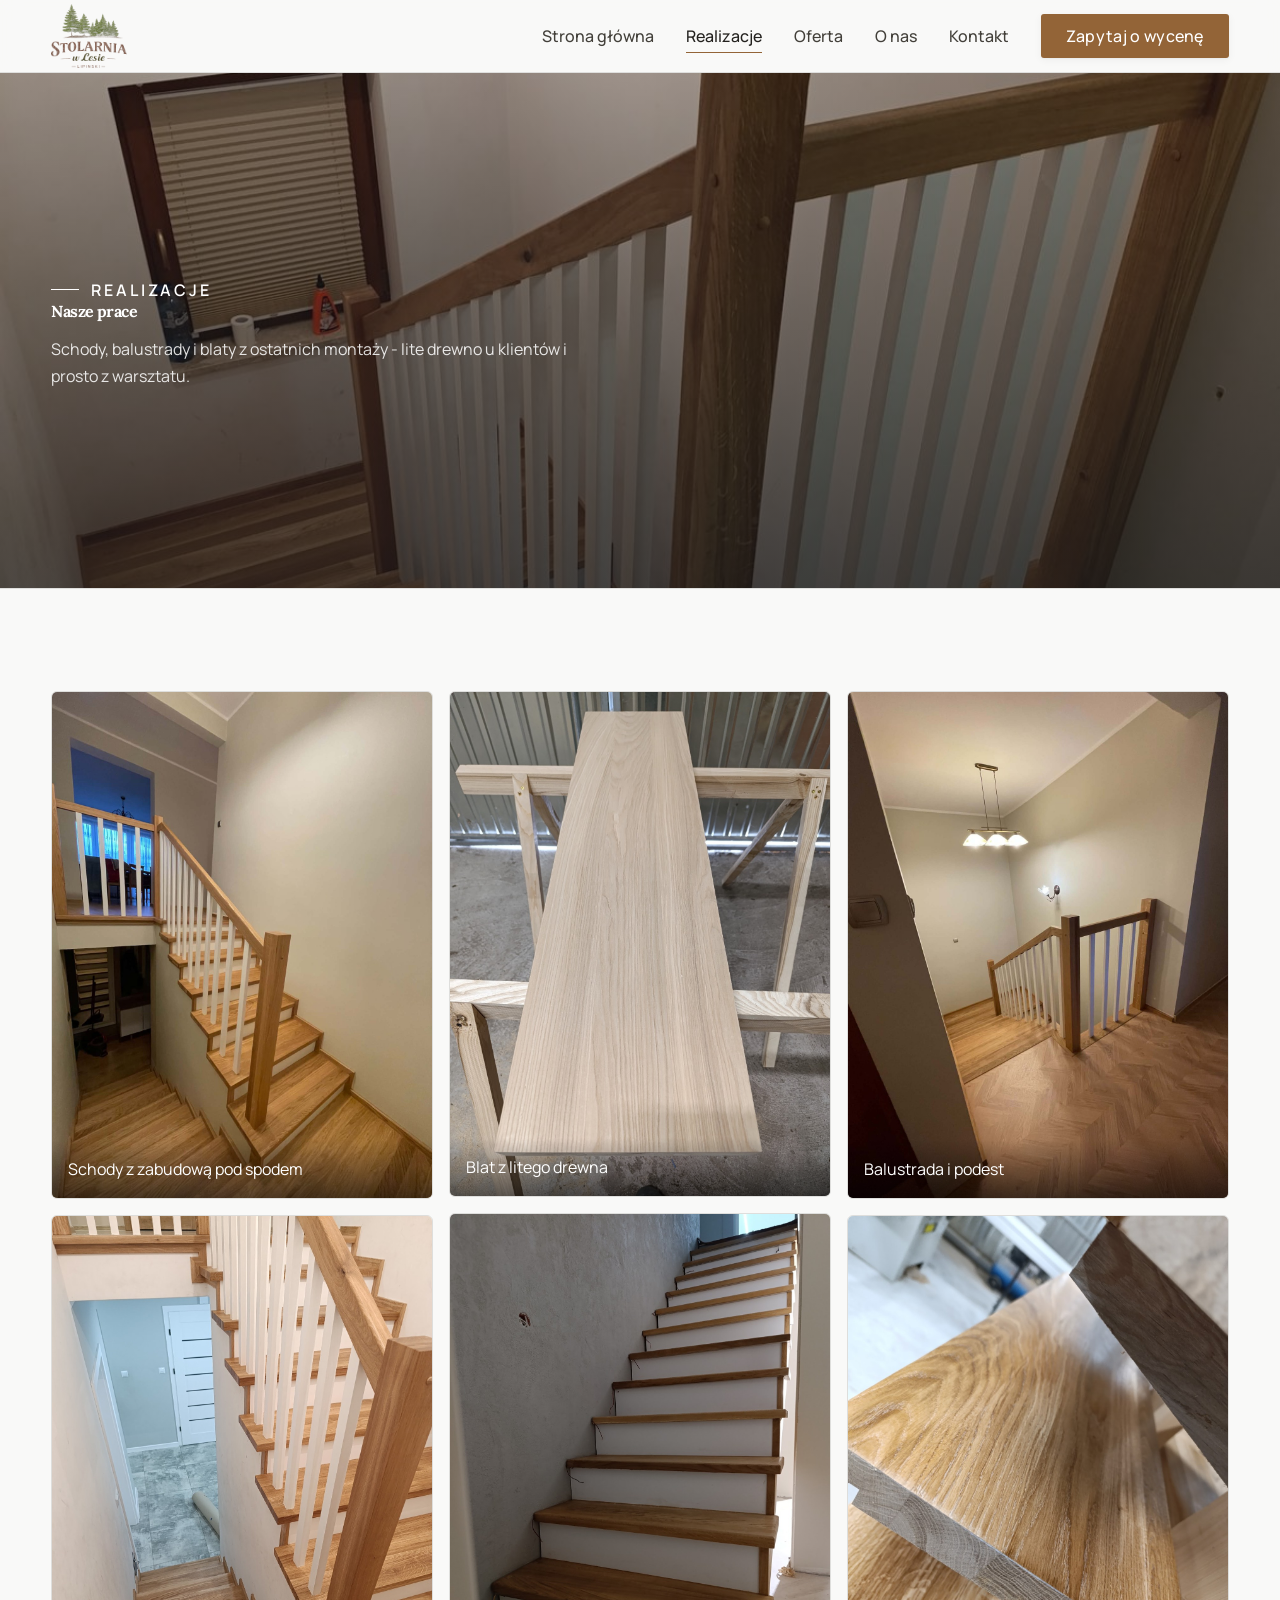
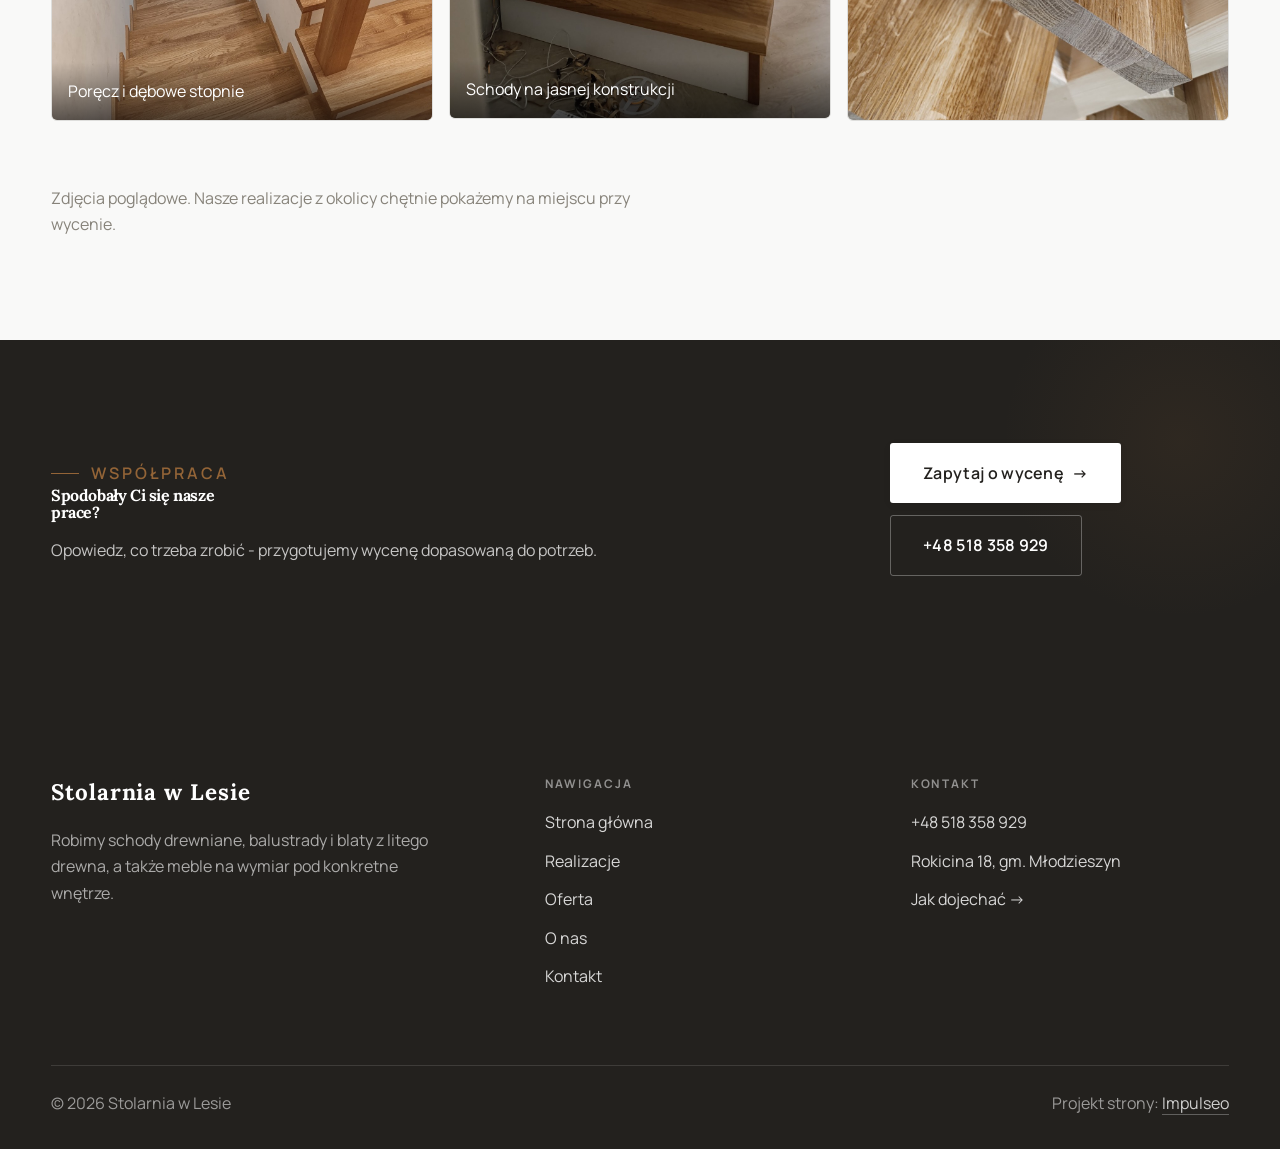
<file: realizacje.html>
<!DOCTYPE html>
<html lang="pl">
<head>
<meta name="robots" content="noindex, nofollow">
<meta charset="UTF-8">
<meta name="viewport" content="width=device-width, initial-scale=1.0">
<title>Realizacje - Stolarnia w Lesie</title>
<meta name="description" content="Realizacje Stolarnia w Lesie: Schody dębowe z balustradą, Schody z zabudową pod spodem, Poręcz i dębowe stopnie, Blat z litego drewna, Schody na jasnej konstrukcji">
<link rel="preconnect" href="https://fonts.googleapis.com">
<link rel="preconnect" href="https://fonts.gstatic.com" crossorigin>
<link href="https://fonts.googleapis.com/css2?family=Lora:wght@500;600;700&family=Manrope:wght@400;500;600&display=swap" rel="stylesheet">
<link rel="stylesheet" href="assets/styles.css">
</head>
<body>

<header class="nav">
  <div class="wrap nav-inner">
    <a class="brand brand-has-logo" href="index.html"><img class="brand-logo" src="img/logo.png" alt="Stolarnia w Lesie"></a>
    <nav class="nav-links">
      <a href="index.html">Strona główna</a>
      <a href="realizacje.html" class="active">Realizacje</a>
      <a href="oferta.html">Oferta</a>
      <a href="o-nas.html">O nas</a>
      <a href="kontakt.html">Kontakt</a>
      <a href="kontakt.html" class="btn btn-accent">Zapytaj o wycenę</a>
    </nav>
    <button class="nav-toggle" aria-label="Menu"><span></span><span></span><span></span></button>
  </div>
</header>

<section class="pagehead">
  <img src="img/g1.jpg" alt="Stolarnia w Lesie - Nasze prace">
  <div class="wrap">
    <span class="eyebrow">Realizacje</span>
    <h1>Nasze prace</h1>
    <p>Schody, balustrady i blaty z ostatnich montaży - lite drewno u klientów i prosto z warsztatu.</p>
  </div>
</section>
<section>
  <div class="wrap">
    <div class="gallery-masonry">
      <figure class="m-tile reveal"><img src="img/g2.jpg" alt="Schody z zabudową pod spodem" loading="lazy"><div class="cap">Schody z zabudową pod spodem</div></figure>
      <figure class="m-tile reveal"><img src="img/g3.jpg" alt="Poręcz i dębowe stopnie" loading="lazy"><div class="cap">Poręcz i dębowe stopnie</div></figure>
      <figure class="m-tile reveal"><img src="img/g4.jpg" alt="Blat z litego drewna" loading="lazy"><div class="cap">Blat z litego drewna</div></figure>
      <figure class="m-tile reveal"><img src="img/g5.jpg" alt="Schody na jasnej konstrukcji" loading="lazy"><div class="cap">Schody na jasnej konstrukcji</div></figure>
      <figure class="m-tile reveal"><img src="img/g6.jpg" alt="Balustrada i podest" loading="lazy"><div class="cap">Balustrada i podest</div></figure>
      <figure class="m-tile reveal"><img src="img/about.jpg" alt="Stolarnia w Lesie" loading="lazy"></figure>
    </div>
    <p class="muted reveal" style="margin-top:var(--space-7);font-size:var(--text-sm);max-width:62ch">Zdjęcia poglądowe. Nasze realizacje z okolicy chętnie pokażemy na miejscu przy wycenie.</p>
  </div>
</section>
<section class="cta">
  <div class="wrap">
    <div class="reveal">
      <span class="eyebrow">Współpraca</span>
      <h2>Spodobały Ci się nasze prace?</h2>
      <p>Opowiedz, co trzeba zrobić - przygotujemy wycenę dopasowaną do potrzeb.</p>
    </div>
    <div class="cta-actions reveal">
      <a href="kontakt.html" class="btn btn-light">Zapytaj o wycenę <span class="arr">→</span></a>
      <a href="tel:+48518358929" class="btn btn-ghost" style="color:#fff;border-color:rgba(255,255,255,.3)">+48 518 358 929</a>
    </div>
  </div>
</section>

<footer>
  <div class="wrap">
    <div class="foot-grid">
      <div class="foot-brand">
        <div class="name">Stolarnia w Lesie</div>
        <p>Robimy schody drewniane, balustrady i blaty z litego drewna, a także meble na wymiar pod konkretne wnętrze.</p>
      </div>
      <div class="foot-col">
        <h4>Nawigacja</h4>
        <a href="index.html">Strona główna</a>
        <a href="realizacje.html">Realizacje</a>
        <a href="oferta.html">Oferta</a>
        <a href="o-nas.html">O nas</a>
        <a href="kontakt.html">Kontakt</a>
      </div>
      <div class="foot-col">
        <h4>Kontakt</h4>
        <a href="tel:+48518358929">+48 518 358 929</a>
        <p>Rokicina 18, gm. Młodzieszyn</p>
        <a href="https://maps.google.com/?cid=9278666381955128504&g_mp=CiVnb29nbGUubWFwcy5wbGFjZXMudjEuUGxhY2VzLkdldFBsYWNlEAIYBCAA" target="_blank" rel="noopener">Jak dojechać →</a>
      </div>
    </div>
    <div class="foot-bot">
      <span>© 2026 Stolarnia w Lesie</span>
      <span>Projekt strony: <a class="foot-credit" href="https://impulseo.pl" target="_blank" rel="noopener">Impulseo</a></span>
    </div>
  </div>
</footer>


<script src="assets/main.js"></script>
</body>
</html>
</file>
<file: assets/styles.css>
/* ============================================================
   STOLBASZ — premium, architektoniczny B2B fit-out
   Jasna paleta, zero brązu. System wg premium-web-craft.
   Projekt strony: Impulseo (impulseo.pl)
   ============================================================ */

:root{
  /* PALETA — jasna, architektoniczna, chłodna */
  --paper:#F3F1EC;          /* główne tło */
  --paper-2:#E6E3DB;        /* sekcje alternatywne (chłodny jasny szary) */
  --paper-3:#E6E3DB;        /* delikatne wypełnienia */
  --ink:#23211E;            /* tekst główny — chłodny grafit */
  --ink-soft:#43403A;       /* nagłówki drugorzędne */
  --muted:#87837A;          /* tekst poboczny */
  --line:rgba(35,33,30,.12);/* hairline */
  --accent:#8A6B3C;         /* stonowany petrol-slate — jedyny akcent */
  --accent-d:#6E5430;
  --accent-soft:rgba(138,107,60,.10);
  --dark:#23211E;           /* sekcje ciemne (stopka/CTA) */

  /* ODSTĘPY — skala 4/8 */
  --space-1:4px; --space-2:8px; --space-3:12px; --space-4:16px; --space-5:24px;
  --space-6:32px; --space-7:48px; --space-8:64px; --space-9:96px; --space-10:128px;

  /* TYPOGRAFIA — fluid clamp() */
  --text-sm:clamp(.82rem,.8rem+.1vw,.9rem);
  --text-base:clamp(1rem,.97rem+.15vw,1.1rem);
  --text-lg:clamp(1.12rem,1.05rem+.3vw,1.3rem);
  --text-h3:clamp(1.2rem,1.1rem+.5vw,1.5rem);
  --text-h2:clamp(1.9rem,1.5rem+1.9vw,2.8rem);
  --text-h1:clamp(2.6rem,1.9rem+3.6vw,4.6rem);

  /* PROMIENIE — architektoniczne, raczej ostre */
  --r-sm:3px; --r-md:6px; --r-lg:10px;

  /* RUCH */
  --ease:cubic-bezier(.25,.46,.45,.94); --dur:.24s;

  /* CIENIE — miękkie, warstwowe */
  --sh-sm:0 1px 2px rgba(16,24,32,.04), 0 2px 8px rgba(16,24,32,.05);
  --sh-md:0 2px 6px rgba(16,24,32,.05), 0 12px 28px -8px rgba(16,24,32,.12);
  --sh-lg:0 6px 14px rgba(16,24,32,.07), 0 26px 56px -18px rgba(16,24,32,.22);

  --hairline:1px solid var(--line);

  --font-display:'Lora',serif;
  --font-body:'Manrope',sans-serif;
}

*{box-sizing:border-box;margin:0;padding:0}
html{scroll-behavior:smooth}
body{
  font-family:var(--font-body);
  font-size:var(--text-base);
  line-height:1.65;
  color:var(--ink);
  background:var(--paper);
  -webkit-font-smoothing:antialiased;
  text-rendering:optimizeLegibility;
}
img{max-width:100%;display:block}
a{color:inherit;text-decoration:none}

.wrap{width:min(92%,1180px);margin-inline:auto}
section{padding-block:clamp(52px,6.5vw,96px)}

h1,h2,h3{font-family:var(--font-display);font-weight:700;line-height:1.08;letter-spacing:-.02em;color:var(--ink)}
h1{font-size:var(--text-h1);letter-spacing:-.035em}
h2{font-size:var(--text-h2);letter-spacing:-.025em}
h3{font-size:var(--text-h3)}
p{max-width:65ch}

.eyebrow{
  font-family:var(--font-body);
  font-size:var(--text-sm);
  font-weight:600;
  letter-spacing:.18em;
  text-transform:uppercase;
  color:var(--accent);
  display:inline-flex;align-items:center;gap:var(--space-3);
}
.eyebrow::before{content:"";width:28px;height:1px;background:var(--accent);display:inline-block}

.muted{color:var(--muted)}
.lead{font-size:var(--text-lg);line-height:1.55;color:var(--ink-soft);max-width:50ch}

/* ---------- BUTTONS ---------- */
.btn{
  display:inline-flex;align-items:center;gap:var(--space-2);
  font-weight:600;font-size:var(--text-sm);letter-spacing:.02em;
  padding:var(--space-4) var(--space-6);
  border-radius:var(--r-sm);
  transition:transform var(--dur) var(--ease),box-shadow var(--dur) var(--ease),background var(--dur) var(--ease);
  cursor:pointer;border:1px solid transparent;
}
.btn-accent{background:var(--accent);color:#fff;box-shadow:var(--sh-sm)}
.btn-accent:hover{background:var(--accent-d);transform:translateY(-2px);box-shadow:var(--sh-md)}
.btn-accent:active{transform:translateY(0);box-shadow:var(--sh-sm)}
.btn-ghost{background:transparent;color:var(--ink);border-color:var(--line)}
.btn-ghost:hover{border-color:var(--accent);color:var(--accent);transform:translateY(-2px)}
.btn-light{background:#fff;color:var(--ink);box-shadow:var(--sh-sm)}
.btn-light:hover{transform:translateY(-2px);box-shadow:var(--sh-md)}
.btn .arr{transition:transform var(--dur) var(--ease)}
.btn:hover .arr{transform:translateX(4px)}

/* ---------- NAV ---------- */
.nav{
  position:sticky;top:0;z-index:50;
  background:color-mix(in srgb,var(--paper) 88%,transparent);
  backdrop-filter:saturate(140%) blur(10px);
  border-bottom:var(--hairline);
}
.nav-inner{display:flex;align-items:center;justify-content:space-between;height:72px}
.brand{display:flex;flex-direction:column;line-height:1}
.brand .name{font-family:var(--font-display);font-weight:800;font-size:1.35rem;letter-spacing:.04em}
.brand .sub{font-size:.62rem;letter-spacing:.34em;text-transform:uppercase;color:var(--muted);margin-top:5px}
.nav-links{display:flex;align-items:center;gap:var(--space-6)}
.nav-links a{font-size:var(--text-sm);font-weight:500;color:var(--ink-soft);position:relative;padding-block:4px;transition:color var(--dur) var(--ease)}
.nav-links a::after{content:"";position:absolute;left:0;bottom:0;width:0;height:1.5px;background:var(--accent);transition:width var(--dur) var(--ease)}
.nav-links a:hover,.nav-links a.active{color:var(--ink)}
.nav-links a:hover::after,.nav-links a.active::after{width:100%}
.nav-links .btn{padding:var(--space-2) var(--space-5)}
/* przyciski w nav: właściwy kolor (przebij .nav-links a) + bez podkreślenia */
.nav-links a.btn-accent{color:#fff}
.nav-links a.btn-ghost,.nav-links a.btn-light{color:var(--ink)}
.nav-links a.btn::after{display:none}
.nav-toggle{display:none;background:none;border:none;cursor:pointer;flex-direction:column;gap:5px;padding:8px}
.nav-toggle span{width:24px;height:2px;background:var(--ink);transition:var(--dur)}

/* ---------- HERO (split) ---------- */
.hero{position:relative;overflow:hidden;border-bottom:var(--hairline)}
.hero-grid{display:grid;grid-template-columns:1.05fr .95fr;gap:clamp(24px,4vw,60px);align-items:center;
  padding-block:clamp(36px,4.5vw,64px)}
.hero-copy .eyebrow{margin-bottom:var(--space-5)}
.hero-copy h1{margin-bottom:var(--space-5)}
.hero-copy .lead{margin-bottom:var(--space-7)}
.hero-actions{display:flex;flex-wrap:wrap;gap:var(--space-4)}
.hero-art{position:relative;aspect-ratio:4/3;border-radius:var(--r-lg);overflow:hidden;box-shadow:var(--sh-lg)}
.hero-art img{width:100%;height:100%;object-fit:cover}
.hero-art::after{content:"";position:absolute;inset:0;background:linear-gradient(180deg,transparent 55%,rgba(18,24,28,.28))}
.hero-badge{position:absolute;left:var(--space-5);bottom:var(--space-5);z-index:2;
  background:rgba(252,252,251,.94);backdrop-filter:blur(4px);
  border-radius:var(--r-md);padding:var(--space-4) var(--space-5);box-shadow:var(--sh-md);max-width:78%}
.hero-badge strong{display:block;font-family:var(--font-display);font-size:1rem;letter-spacing:-.01em}
.hero-badge span{font-size:var(--text-sm);color:var(--muted)}

/* ---------- HERO duży / kinowy (strona główna) ---------- */
.hero-cine{position:relative;min-height:clamp(560px,82vh,840px);min-height:clamp(560px,82svh,840px);display:flex;align-items:center;overflow:hidden;border-bottom:var(--hairline)}
.hero-cine>img{position:absolute;inset:0;width:100%;height:100%;object-fit:cover;z-index:0}
.hero-cine::after{content:"";position:absolute;inset:0;z-index:1;
  background:linear-gradient(95deg,rgba(13,18,23,.86) 0%,rgba(13,18,23,.64) 32%,rgba(13,18,23,.24) 62%,rgba(13,18,23,.04) 100%)}
.hero-cine .wrap{position:relative;z-index:2;padding-block:var(--space-8)}
.hero-cine .hero-copy{max-width:660px}
.hero-cine .eyebrow{color:#fff;margin-bottom:var(--space-5)}
.hero-cine .eyebrow::before{background:#fff}
.hero-cine h1{color:#fff;margin-bottom:var(--space-5);font-size:clamp(2.9rem,2rem+4.4vw,5.2rem)}
.hero-cine .lead{color:rgba(255,255,255,.92);max-width:48ch;margin-bottom:var(--space-7)}
.hero-cine .hero-actions{display:flex;flex-wrap:wrap;gap:var(--space-4)}
@media(max-width:680px){
  .hero-cine{min-height:clamp(520px,76vh,640px);min-height:clamp(520px,76svh,640px);align-items:flex-end}
  .hero-cine::after{background:linear-gradient(0deg,rgba(13,18,23,.9) 6%,rgba(13,18,23,.45) 55%,rgba(13,18,23,.25) 100%)}
  .hero-cine .wrap{padding-bottom:var(--space-9)}
}

/* full-bleed hero variant (podstrony) */
.pagehead{position:relative;min-height:46vh;min-height:46svh;display:flex;align-items:flex-end;overflow:hidden;border-bottom:var(--hairline)}
.pagehead img{position:absolute;inset:0;width:100%;height:100%;object-fit:cover}
.pagehead::after{content:"";position:absolute;inset:0;background:linear-gradient(180deg,rgba(18,24,28,.25),rgba(18,24,28,.62))}
.pagehead .wrap{position:relative;z-index:2;padding-block:var(--space-9);color:#fff}
.pagehead h1{color:#fff;max-width:18ch}
.pagehead .eyebrow{color:#fff}
.pagehead .eyebrow::before{background:#fff}
.pagehead p{color:rgba(255,255,255,.86);margin-top:var(--space-4);max-width:54ch}

/* ---------- STRIP (pasek skrótów / liczby) ---------- */
.strip{background:var(--dark);color:#fff}
.strip .wrap{display:grid;grid-template-columns:repeat(4,1fr);gap:var(--space-6);padding-block:var(--space-8)}
.strip .item .k{font-family:var(--font-display);font-size:clamp(1.6rem,1.2rem+1.4vw,2.4rem);font-weight:800;letter-spacing:-.02em;color:#fff}
.strip .item .v{font-size:var(--text-sm);color:rgba(255,255,255,.66);margin-top:var(--space-2);line-height:1.45}
.strip .item{border-left:2px solid var(--accent);padding-left:var(--space-5)}

/* ---------- SECTION HEAD ---------- */
.head{max-width:48rem;margin-bottom:var(--space-8)}
.head.center{margin-inline:auto;text-align:center}
.head .eyebrow{margin-bottom:var(--space-4)}
.head h2{margin-bottom:var(--space-4)}
.head p{color:var(--muted);font-size:var(--text-lg);line-height:1.55}
.head.center p{margin-inline:auto}

/* ---------- INTRO SPLIT ---------- */
.split{display:grid;grid-template-columns:.92fr 1.08fr;gap:clamp(28px,5vw,80px);align-items:center}
.split.rev{grid-template-columns:1.08fr .92fr}
.split.rev .split-art{order:-1}
.split-art{position:relative;aspect-ratio:5/4;border-radius:var(--r-lg);overflow:hidden;box-shadow:var(--sh-lg)}
.split-art img{width:100%;height:100%;object-fit:cover}
.split-copy h2{margin-bottom:var(--space-5)}
.split-copy p+p{margin-top:var(--space-4)}
.split-copy .btn{margin-top:var(--space-6)}

/* ---------- SERVICES (zakres) ---------- */
.svc-grid{display:grid;grid-template-columns:repeat(auto-fit,minmax(280px,1fr));gap:var(--space-5)}
.svc{background:#fff;border:var(--hairline);border-radius:var(--r-md);padding:var(--space-7) var(--space-6);
  transition:transform var(--dur) var(--ease),box-shadow var(--dur) var(--ease),border-color var(--dur) var(--ease);
  position:relative;overflow:hidden}
.svc::before{content:"";position:absolute;left:0;top:0;width:3px;height:0;background:var(--accent);transition:height var(--dur) var(--ease)}
.svc:hover{transform:translateY(-4px);box-shadow:var(--sh-md);border-color:transparent}
.svc:hover::before{height:100%}
.svc .ic{font-family:var(--font-display);font-size:.8rem;font-weight:700;letter-spacing:.12em;color:var(--accent);margin-bottom:var(--space-4)}
.svc h3{margin-bottom:var(--space-3);font-size:1.22rem}
.svc p{color:var(--muted);font-size:var(--text-base);line-height:1.6}

/* big detailed service rows */
.svc-row{display:grid;grid-template-columns:.8fr 1.2fr;gap:clamp(20px,4vw,60px);align-items:center;padding-block:var(--space-8)}
.svc-row+.svc-row{border-top:var(--hairline)}
.svc-row.rev{grid-template-columns:1.2fr .8fr}
.svc-row.rev .svc-row-art{order:-1}
.svc-row-art{aspect-ratio:4/3;border-radius:var(--r-md);overflow:hidden;box-shadow:var(--sh-md)}
.svc-row-art img{width:100%;height:100%;object-fit:cover}
.svc-row h3{font-size:1.5rem;margin-bottom:var(--space-4)}
.svc-row .num{font-family:var(--font-display);font-size:.85rem;font-weight:700;letter-spacing:.14em;color:var(--accent);display:block;margin-bottom:var(--space-3)}
.svc-row ul{list-style:none;margin-top:var(--space-4);display:flex;flex-direction:column;gap:var(--space-2)}
.svc-row li{position:relative;padding-left:var(--space-5);color:var(--muted);font-size:var(--text-base)}
.svc-row li::before{content:"";position:absolute;left:0;top:.62em;width:8px;height:1px;background:var(--accent)}

/* ---------- GALLERY (realizacje) ---------- */
.gallery{display:grid;grid-template-columns:repeat(12,1fr);gap:var(--space-4);grid-auto-rows:200px}
/* GALERIA MASONRY — pionowe zdjęcia (portrety beauty/wellness) bez przycinania: kolumny, height auto */
.gallery-masonry{column-count:3;column-gap:var(--space-4)}
@media(max-width:900px){.gallery-masonry{column-count:2}}
@media(max-width:560px){.gallery-masonry{column-count:1}}
.gallery-masonry .m-tile{break-inside:avoid;margin:0 0 var(--space-4);padding:0;position:relative;overflow:hidden;border-radius:var(--r-md);border:1px solid var(--line)}
.gallery-masonry .m-tile img{width:100%;height:auto;display:block}
.gallery-masonry .m-tile .cap{position:absolute;left:0;right:0;bottom:0;padding:var(--space-4);color:#fff;background:linear-gradient(0deg,rgba(0,0,0,.55),transparent);font-size:var(--text-sm)}
.gallery-masonry .m-tile .cap small{display:block;font-weight:400;opacity:.78;letter-spacing:.04em;text-transform:uppercase;font-size:.66rem;margin-top:3px}
.tile{position:relative;overflow:hidden;border-radius:var(--r-md);box-shadow:var(--sh-sm);
  transition:transform var(--dur) var(--ease),box-shadow var(--dur) var(--ease)}
.tile img{width:100%;height:100%;object-fit:cover;transition:transform .6s var(--ease)}
.tile:hover{box-shadow:var(--sh-md)}
.tile:hover img{transform:scale(1.05)}
.tile .cap{position:absolute;left:0;right:0;bottom:0;padding:var(--space-5) var(--space-4) var(--space-4);
  background:linear-gradient(transparent,rgba(18,24,28,.78));color:#fff;
  font-size:var(--text-sm);font-weight:600;letter-spacing:.01em;
  opacity:0;transform:translateY(8px);transition:var(--dur) var(--ease)}
.tile:hover .cap{opacity:1;transform:translateY(0)}
.tile .cap small{display:block;font-weight:400;opacity:.78;letter-spacing:.04em;text-transform:uppercase;font-size:.66rem;margin-top:3px}
/* bento spans */
.t-wide{grid-column:span 6}
.t-tall{grid-column:span 6;grid-row:span 2}
.t-std{grid-column:span 6}
.t-third{grid-column:span 4}
.t-two3{grid-column:span 8}

/* ---------- TRUST / WIARYGODNOŚĆ ---------- */
.trust{background:var(--paper-2)}
.trust-grid{display:grid;grid-template-columns:repeat(auto-fit,minmax(240px,1fr));gap:var(--space-5);margin-top:var(--space-7)}
.trust-card{background:#fff;border-radius:var(--r-md);padding:var(--space-7) var(--space-6);box-shadow:var(--sh-sm);border-top:3px solid var(--accent)}
.trust-card .big{font-family:var(--font-display);font-size:clamp(1.8rem,1.3rem+1.6vw,2.6rem);font-weight:800;letter-spacing:-.02em;color:var(--ink);line-height:1}
.trust-card h3{font-size:1.12rem;margin:var(--space-3) 0 var(--space-2)}
.trust-card p{color:var(--muted);font-size:var(--text-base);line-height:1.55}

/* ---------- CTA band ---------- */
.cta{background:var(--dark);color:#fff;position:relative;overflow:hidden}
.cta .wrap{display:grid;grid-template-columns:1.4fr .6fr;gap:var(--space-7);align-items:center;position:relative;z-index:2}
.cta h2{color:#fff;max-width:20ch}
.cta p{color:rgba(255,255,255,.74);margin-top:var(--space-4)}
.cta-actions{display:flex;flex-direction:column;gap:var(--space-3);align-items:flex-start}
.cta::before{content:"";position:absolute;right:-80px;top:-80px;width:360px;height:360px;border-radius:50%;
  background:radial-gradient(circle,var(--accent-soft),transparent 70%)}

/* ---------- CONTACT ---------- */
.contact-grid{display:grid;grid-template-columns:.85fr 1.15fr;gap:clamp(28px,4vw,56px);align-items:start}
.info-list{display:flex;flex-direction:column;gap:var(--space-2)}
.info-row{display:flex;gap:var(--space-4);align-items:flex-start;padding-block:var(--space-4);border-bottom:var(--hairline)}
.info-row .ic{flex:none;width:42px;height:42px;display:grid;place-items:center;border-radius:50%;
  background:var(--accent-soft);color:var(--accent);font-size:1.05rem}
.info-row .lbl{font-size:.72rem;letter-spacing:.14em;text-transform:uppercase;color:var(--muted)}
.info-row .val{font-weight:600;font-size:var(--text-base);margin-top:2px}
.info-row a.val:hover{color:var(--accent)}
.map{border:none;border-radius:var(--r-lg);box-shadow:var(--sh-md);width:100%;height:100%;min-height:380px;filter:grayscale(.2) contrast(1.02)}
.form{background:#fff;border:var(--hairline);border-radius:var(--r-lg);padding:clamp(24px,3vw,40px);box-shadow:var(--sh-sm)}
.form .fld{margin-bottom:var(--space-5)}
.form label{display:block;font-size:var(--text-sm);font-weight:600;margin-bottom:var(--space-2)}
.form input,.form textarea{width:100%;font-family:inherit;font-size:var(--text-base);color:var(--ink);
  padding:var(--space-4);border:var(--hairline);border-radius:var(--r-sm);background:var(--paper);transition:border-color var(--dur)}
.form input:focus,.form textarea:focus{outline:none;border-color:var(--accent);background:#fff}
.form textarea{resize:vertical;min-height:120px}
.form .note{font-size:var(--text-sm);color:var(--muted);margin-top:var(--space-3)}

/* ---------- FOOTER ---------- */
footer{background:var(--dark);color:#fff;padding-block:var(--space-9) var(--space-6)}
.foot-grid{display:grid;grid-template-columns:1.4fr 1fr 1fr;gap:var(--space-7);margin-bottom:var(--space-8)}
.foot-brand .name{font-family:var(--font-display);font-weight:800;font-size:1.4rem;letter-spacing:.04em}
.foot-brand p{color:rgba(255,255,255,.62);margin-top:var(--space-4);font-size:var(--text-base);max-width:38ch}
.foot-col h4{font-size:.74rem;letter-spacing:.16em;text-transform:uppercase;color:rgba(255,255,255,.5);margin-bottom:var(--space-4)}
.foot-col a,.foot-col p{display:block;color:rgba(255,255,255,.82);font-size:var(--text-base);margin-bottom:var(--space-3)}
.foot-col a:hover{color:#fff}
.foot-bot{border-top:1px solid rgba(255,255,255,.12);padding-top:var(--space-5);display:flex;justify-content:space-between;flex-wrap:wrap;gap:var(--space-3);
  font-size:var(--text-sm);color:rgba(255,255,255,.55)}
.foot-bot a:hover{color:#fff}

/* ---------- REVEAL ---------- */
.reveal{opacity:0;transform:translateY(22px);transition:opacity .6s var(--ease),transform .6s var(--ease)}
.reveal.in{opacity:1;transform:none}

/* ---------- RESPONSIVE ---------- */
@media(max-width:920px){
  .hero-grid,.split,.split.rev,.svc-row,.svc-row.rev,.cta .wrap,.contact-grid,.foot-grid{grid-template-columns:1fr}
  .split.rev .split-art,.svc-row.rev .svc-row-art{order:0}
  .hero-art{aspect-ratio:16/10;max-height:420px}
  .strip .wrap{grid-template-columns:repeat(2,1fr);gap:var(--space-7)}
  .gallery{grid-auto-rows:180px}
  .t-wide,.t-tall,.t-std,.t-third,.t-two3{grid-column:span 6}
  .t-tall{grid-row:span 1}
  .cta-actions{flex-direction:row;flex-wrap:wrap}
  .foot-grid{gap:var(--space-6)}
}
@media(max-width:680px){
  .nav-links{position:fixed;inset:72px 0 auto 0;background:var(--paper);flex-direction:column;align-items:stretch;
    gap:0;padding:var(--space-4) 6%;border-bottom:var(--hairline);box-shadow:var(--sh-md);
    transform:translateY(-120%);transition:transform var(--dur) var(--ease)}
  .nav-links.open{transform:translateY(0)}
  .nav-links a{padding-block:var(--space-4);border-bottom:var(--hairline)}
  .nav-links .btn{margin-top:var(--space-3);justify-content:center}
  .nav-toggle{display:flex}
  .strip .wrap{grid-template-columns:1fr}
  .gallery{grid-template-columns:repeat(6,1fr)}
  .foot-grid{grid-template-columns:1fr}
}
@media(prefers-reduced-motion:reduce){
  *{animation-duration:.01ms!important;transition:none!important}
  .reveal{opacity:1!important;transform:none!important}
  html{scroll-behavior:auto}
}

/* ============================================================
   PREMIUM LAYER — destylat deep-researchu branż (anty-AI, spokój).
   Zmienne STOLBASZ (--accent/--ink/--paper/--line/--dark). Ruch ledwo
   zauważalny, krzywa cubic-bezier(.16,.84,.44,1); prefers-reduced-motion
   pokryte blanketem wyżej. Karty hairline zamiast cieni = #1 sygnał „nie-AI".
   ============================================================ */

/* więcej oddechu między sekcjami (liderzy: 110-130px) */
section{padding-block:clamp(64px,8vw,128px)}

/* 1) Aksamitny reveal — dłuższa, miękka krzywa zamiast „skoku" */
.reveal{transition:opacity .9s cubic-bezier(.16,.84,.44,1),transform .9s cubic-bezier(.16,.84,.44,1);will-change:opacity,transform}
/* stagger TYLKO w galerii (tam pozycja = porządek dzieci) */
.gallery .reveal:nth-child(2){transition-delay:.07s}
.gallery .reveal:nth-child(3){transition-delay:.14s}
.gallery .reveal:nth-child(4){transition-delay:.21s}
.gallery .reveal:nth-child(5){transition-delay:.28s}
.gallery .reveal:nth-child(6){transition-delay:.35s}

/* 2) Hero STATYCZNY na .hero-cine — Ken Burns CAŁKIEM WYŁĄCZONY 26.06 (3. zgłoszenie Szymona).
   GENEZA: animowanie scale na <img> hero z teksturami (cegły/framugi) re-samplinguje obraz
   klatka po klatce → na części ekranów drobne drganie/shimmer = „heroshot się trzęsie".
   translateY usunięto wcześniej, scale-only + will-change/GPU NIE wystarczyły do GWARANCJI gładkości.
   Krzysztof zażądał pewności („make sure, że błąd się nie pojawi") > efekt. Zero animacji = 0% drgania.
   Delikatny zoom zostaje TYLKO w pełnoekranowych hero gastro/studio (hg-bg/hs-bg — tło, inny
   mechanizm, chwalone, nigdy nie zgłaszane). NIE wracać do KB na .hero-cine bez realnego testu
   na sprzęcie klienta — to ryzyko regresji „trzęsienia”. */
/* BEZPIECZNY "wow" na hero = jednorazowy FADE-IN (opacity), nie zoom.
   opacity nie dotyka bitmapy → gładkie na KAŻDYM zdjęciu/ekranie/GPU, zero ryzyka migotania.
   Geometryczny ruch (scale/translate) na .hero-cine jest ZAKAZANY (bramka pilnuje). */
@keyframes heroFade{from{opacity:0}to{opacity:1}}
.hero-cine>img{transform:none;animation:heroFade 1.1s ease-out both}

/* 3) Akcentowy hairline pod nagłówkiem sekcji, który „rysuje się" przy wejściu */
.head h2{position:relative;padding-bottom:18px}
.head h2::after{content:"";position:absolute;left:0;bottom:0;height:1px;width:0;background:var(--accent);transition:width 1s cubic-bezier(.16,.84,.44,1) .15s}
.head.center h2::after{left:50%;transform:translateX(-50%)}
.head.reveal.in h2::after,.head.center.reveal.in h2::after{width:54px}

/* 4) Karty HAIRLINE zamiast cieni/zaokrągleń (najmocniejszy anty-AI detal) */
.svc{background:transparent;border:1px solid var(--line);border-radius:var(--r-sm);box-shadow:none}
.svc:hover{box-shadow:none;border-color:var(--accent);transform:translateY(-3px)}
.trust-card{background:transparent;box-shadow:none;border:1px solid var(--line);border-top:2px solid var(--accent);border-radius:var(--r-sm)}
.tile{box-shadow:none;border-radius:var(--r-sm)}
.tile:hover{box-shadow:none}

/* 5) Sticky-nav kondensuje się po przewinięciu (sygnał dopracowania) */
.nav{transition:box-shadow .4s ease,background .4s ease}
.nav.is-stuck{box-shadow:0 1px 0 var(--line),0 14px 30px -24px rgba(0,0,0,.45)}
.nav-inner{transition:height .35s var(--ease)}
.nav.is-stuck .nav-inner{height:60px}

/* 6) MANIFESTO — pełnoekranowy cytat-bohater (zastępuje generyczne „Dlaczego my") */
.manifesto{background:var(--paper-2);text-align:center}
.manifesto .wrap{max-width:60rem}
.manifesto p{font-family:var(--font-display);font-style:italic;font-size:clamp(1.6rem,1rem+2.4vw,2.8rem);line-height:1.32;color:var(--ink-soft);margin-inline:auto;max-width:26ch;position:relative;padding-top:var(--space-8)}
.manifesto p::before{content:"";position:absolute;top:0;left:50%;transform:translateX(-50%);width:54px;height:1px;background:var(--accent)}
.manifesto p span{color:var(--accent);font-style:italic}

/* 7) GATEWAYS — 3 duże bramy-zdjęcia (zamiast paska menu usług) */
.gateways{display:grid;grid-template-columns:repeat(3,1fr);gap:var(--space-4)}
.gateway{position:relative;aspect-ratio:3/4;overflow:hidden;border-radius:var(--r-sm);display:block}
.gateway img{width:100%;height:100%;object-fit:cover;transition:transform .8s var(--ease),filter .5s var(--ease)}
.gateway::after{content:"";position:absolute;inset:0;background:linear-gradient(180deg,transparent 38%,rgba(18,24,28,.74))}
.gateway:hover img{transform:scale(1.05);filter:brightness(1.05)}
.gateway .g-ttl{position:absolute;left:0;right:0;bottom:0;z-index:2;padding:var(--space-6) var(--space-5);color:#fff;font-family:var(--font-display);font-size:1.45rem;letter-spacing:-.01em;line-height:1.15}
.gateway .g-ttl small{display:block;font-family:var(--font-body);font-size:var(--text-sm);font-weight:400;opacity:.82;letter-spacing:.03em;margin-top:5px}
@media(max-width:760px){.gateways{grid-template-columns:1fr}.gateway{aspect-ratio:16/10}}

/* 8) LOGO klienta w nagłówku (gdy podane --logo) */
/* 52px domyślnie (feedback Bartka 06.07.2026: 40px ginęło, uwaga padła 3x; ~56px sprawdzone na żywym demie anna-borowiec-makeup) */
.brand-logo{height:64px;width:auto;max-width:300px;object-fit:contain;display:block}
.nav.is-stuck .brand-logo{height:52px}
@media(max-width:680px){.brand-logo{height:46px;max-width:210px}}

/* === auto-paleta ze zdjęć klienta (dopasowanie do estetyki socials) === */
:root{--accent:#936437;--accent-d:#714B25;--accent-soft:rgba(147,100,55,0.10);--paper:#F9F9F8;--paper-2:#EFEEED;--paper-3:#E8E7E5;}

/* === HERO-FIT (29.07.2026) — hero DOPASOWUJE SIĘ do wysokości okna =========================
   Zgłoszenie K. 29.07: na jego laptopie przyciski CTA w hero były ucięte dolną krawędzią
   (Modern House). Pomiar headless (1512x879 → realny widok 792 px): dolna krawędź CTA
   wypadała 123 px POD ekranem. Nawet przy maksymalnym oknie (982) było -20 px.

   DLACZEGO POPRZEDNI FIX NIE DZIAŁAŁ: 27.07 dołożyliśmy @media(max-height:820px) — próg.
   Widok K. ma ~792-895 px, czyli TUŻ NAD progiem → reguła w ogóle się nie włączała.
   Progi są kruche: każdy inny laptop/dok/pasek zakładek przesuwa granicę.

   ROZWIĄZANIE: zero progów. Każdy rozmiar, który decyduje o wysokości hero (typografia,
   odstępy, padding), dostaje `min(dotychczasowa-wartość, X svh)` — czyli na wysokim ekranie
   nic się nie zmienia, a im niższe okno, tym płynniej mniejsze. Treści NIE ucinamy.

   Doklejane na SAM KONIEC styles.css (po motion) → wygrywa kaskadę, nie rusza reguł w miejscu.
   Weryfikacja: tools-retrofit/measure_fold.py (mierzy zapas pod CTA dla 720/800/879/982). */

/* ---------- HERO KINOWY (strona główna, rodziny „editorial") ---------- */
.hero-cine .wrap{padding-block:min(var(--space-8),4svh)}
.hero-cine .eyebrow{margin-bottom:min(var(--space-5),2svh)}
.hero-cine h1{font-size:min(clamp(2.9rem,2rem + 4.4vw,5.2rem),7.6svh);
  margin-bottom:min(var(--space-5),2.4svh)}
.hero-cine .lead{font-size:min(1.125rem,2.3svh);line-height:1.55;
  margin-bottom:min(var(--space-7),3.2svh)}

/* ---------- HERO FACHOWCY — wariant A (pełny ekran) ---------- */
.hf-panel{padding-top:min(clamp(6.5rem,13vh,9rem),11svh);
  padding-bottom:min(clamp(2.6rem,6vh,3.6rem),4svh)}
.hf-title{font-size:min(clamp(2.3rem,1.6rem + 3.2vw,4.3rem),7svh);
  margin-top:min(var(--space-4),1.8svh);margin-bottom:min(var(--space-4),1.8svh)}
.hf-lead{font-size:min(1.18rem,2.3svh);line-height:1.5}
.hf-phone{margin-top:min(var(--space-6),2.8svh);margin-bottom:min(var(--space-5),2.2svh)}
.hf-phone-num{font-size:min(clamp(2rem,1.5rem + 2.4vw,3.05rem),5.2svh)}
.hf-trust{margin-top:min(var(--space-6),2.6svh);padding-top:min(var(--space-4),1.6svh)}

/* Telefon: tam liczy się czytelność, nie upychanie — skalowanie wysokością wyłączone,
   bo przy 844 px wysokości ekranu svh-limity zaczęłyby zmniejszać tekst bez potrzeby. */
@media(max-width:680px){
  .hero-cine h1{font-size:clamp(1.9rem,1.15rem + 4.4vw,2.7rem)}
  .hero-cine .lead{font-size:.98rem}
  .hf-title{font-size:clamp(2.1rem,1.6rem + 3.2vw,3rem)}
  .hf-lead{font-size:1rem}
  .hf-phone-num{font-size:clamp(1.9rem,1.5rem + 2.4vw,2.5rem)}
}
/* === /HERO-FIT === */


/* ====== IMPULSEO-FIX-20260731 ======================================================
   1) PODPIS w stopce jest teraz linkiem do impulseo.pl - ma być widocznie klikalny.
   2) ŻYWY NAGŁÓWEK: warstwa przenikających kadrów (.mt-hero-layer) miała z-index:1, więc
      lądowała NAD przyciemnieniem hero, a w rodzinie „fachowcy" nawet nad panelem z tekstem
      (.hf-panel nie miał własnego z-index). Efekt: przy zmianie zdjęcia napis znikał i wracał.
      Teraz warstwa idzie tam, gdzie zdjęcie tła (z-index:-2), a treść nagłówka dostaje twardy
      z-index:3. Zmieniają się WYŁĄCZNIE zdjęcia w tle - napis stoi nieruchomo.
      (hero-cine celowo pominięte: tam img ma z-index:0 i układ był poprawny.) */
.foot-bot a.foot-credit{color:rgba(255,255,255,.78);text-decoration:none;border-bottom:1px solid rgba(255,255,255,.28)}
.foot-bot a.foot-credit:hover{color:#fff;border-bottom-color:#fff}
.hero-fach > img.mt-hero-layer,.hero-gastro > img.mt-hero-layer,.hero-auto > img.mt-hero-layer,
.hero-dom > img.mt-hero-layer,.hero-studio > img.mt-hero-layer{z-index:-2}
.hf-panel,.hf-inner,.hd-panel,.hk-panel,.ha-inner,.hs-inner,.hg-inner{position:relative;z-index:3}
/* ====== koniec IMPULSEO-FIX-20260731 ====== */
</file>
